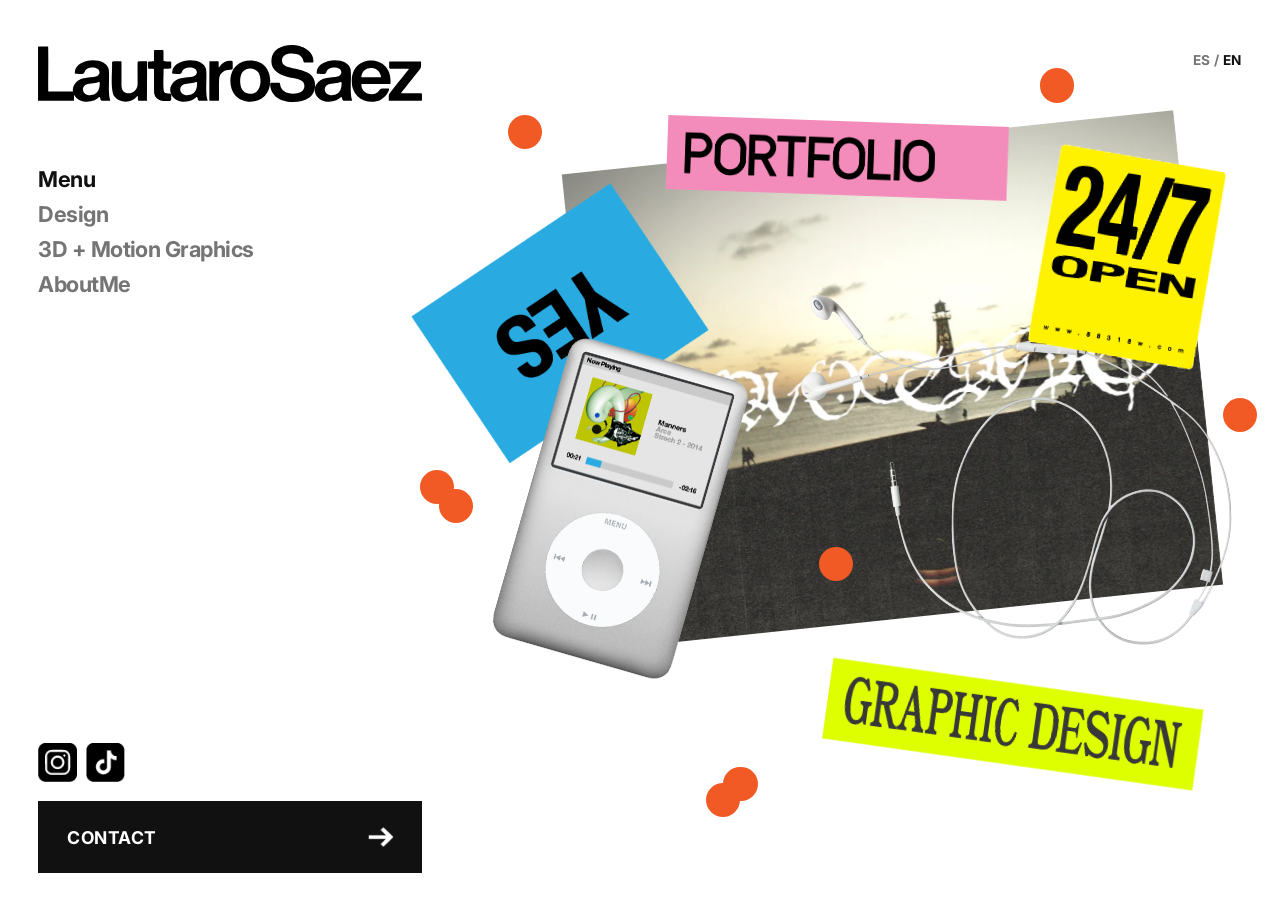
<file: index.html>
<!DOCTYPE html>
<html lang="es">
<head>
  <meta charset="UTF-8">
  <meta name="viewport" content="width=device-width, initial-scale=1.0">
  <meta name="theme-color" content="#ffffff">
  <title>Lautaro Saez — Diseño gráfico, 3D y motion</title>
  <meta name="description" content="Portfolio de Lautaro Saez: diseño gráfico, branding, estampas, posters, 3D y motion graphics.">
  <meta property="og:type" content="website">
  <meta property="og:title" content="Lautaro Saez — Portfolio">
  <meta property="og:description" content="Diseño gráfico, branding, estampas, posters, 3D y motion graphics.">
  <meta property="og:url" content="https://88318w.github.io/portfolio/">
  <meta property="og:image" content="https://88318w.github.io/portfolio/assets/og.jpg">
  <meta name="twitter:card" content="summary_large_image">
  <link rel="preconnect" href="https://fonts.googleapis.com">
  <link rel="preconnect" href="https://fonts.gstatic.com" crossorigin>
  <link href="https://fonts.googleapis.com/css2?family=Inter:wght@400;500;600;700;800&display=swap" rel="stylesheet">
  <link rel="icon" type="image/png" href="assets/favicon.png">
  <link rel="stylesheet" href="style.css">
</head>
<body>
  <a class="skip-link" href="#contenido" data-i18n="nav.skip">Saltar al contenido</a>

  <header class="logo-wrap">
    <a href="index.html">
      <img src="assets/logo.svg" alt="Lautaro Saez" class="logo" width="555" height="82">
    </a>
  </header>

  <nav class="menu">
    <ul class="menu-list">
      <li><a href="index.html" class="menu-item active" data-i18n="nav.menu">Menu</a></li>
      <li><a href="diseno.html" class="menu-item" data-i18n="nav.diseno">Diseño</a></li>
      <li><a href="modelado-render.html" class="menu-item" data-i18n="nav.modelado">3D + Motion Graphics</a></li>
      <li><a href="sobre-mi.html" class="menu-item" data-i18n="nav.sobremi">SobreMi</a></li>
    </ul>
  </nav>

  <main class="moodboard-wrap" id="contenido">
    <h1 class="visualmente-oculto" data-i18n="titulo.inicio">Lautaro Saez — Portfolio</h1>
    <div class="moodboard" id="moodboard">
      <img src="assets/yes.png" alt="Yes" class="draggable-img" width="382" height="359" data-mx="0" data-my="13.3" data-mw="48" data-x="-4.4" data-y="20.3" style="width:35.8%; z-index:3;">
      <div class="draggable-img flip-postcard" role="button" tabindex="0" aria-label="Postal del faro: dar vuelta" data-i18n-aria="home.postal" data-mx="2" data-my="22.4" data-mw="86" data-x="16.5" data-y="15.7" data-rotation="-6" style="width:73.9%; z-index:1;">
        <div class="flip-inner">
          <div class="flip-face flip-front">
            <img src="assets/faro.webp" alt="Faro" width="826" height="641">
          </div>
          <div class="flip-face flip-back">
            <img src="assets/faro-dorso.webp" alt="Postal — dorso" width="826" height="641">
          </div>
        </div>
      </div>
      <img src="assets/24-7.webp" alt="24/7 Open" class="draggable-img" data-mrot="-8" width="351" height="415" data-mx="59.4" data-my="39.1" data-mw="40.6" data-x="71" data-y="17" data-rotation="7" style="width:21.1%; z-index:5;">
      <img src="assets/ipod.png" alt="iPod Now Playing" class="draggable-img no-spin idle-wiggle" width="280" height="467" data-mrot="3" data-mx="2.3" data-my="49" data-mw="47.5" data-x="9.5" data-y="39.2" data-rotation="16" data-wiggle-amplitude="6" style="width:22.4%; z-index:5;">
      <!-- etiquetas PORTFOLIO / GRAPHIC DESIGN (data-mrot: inclinación distinta en el celular) -->
      <img src="assets/portfolio.png" alt="Portfolio" class="draggable-img sacude-al-tocar" width="800" height="174" data-mx="24.8" data-my="11.9" data-mw="72.8" data-mrot="13" data-x="26.3" data-y="13.4" data-rotation="2" style="width:41%; z-index:2;">
      <img src="assets/graphic-design.png" alt="Graphic Design" class="draggable-img sella-al-tocar" width="800" height="174" data-mx="2.6" data-my="68.5" data-mw="82" data-mrot="-5" data-x="45.4" data-y="75.9" data-rotation="8" style="width:44.9%; z-index:6;">
      <!-- auriculares: encima del faro, debajo del 24/7 y GRAPHIC DESIGN -->
      <img src="assets/auriculares.webp" alt="Auriculares" class="draggable-img sacude-al-tocar" data-cursor-ignorar width="1226" height="2000" data-mx="21.1" data-my="28.8" data-mw="78.7" data-x="48.2" data-y="22.3" data-rotation="-56" data-mrot="0" style="width:38%; z-index:4;">
      <!-- círculos naranjas (el último solo en el celular), decorativos (se arrastran y hacen "sello" al tocarlos) -->
      <div class="draggable-img punto sella-al-tocar" aria-hidden="true" data-mx="85.9" data-my="3.3" data-mw="7.9" data-x="71.1" data-y="7.6" style="width:4.1%; z-index:7;"></div>
      <div class="draggable-img punto sella-al-tocar" aria-hidden="true" data-mx="9.5" data-my="9.1" data-mw="7.9" data-x="7.2" data-y="12.8" style="width:4.1%; z-index:7;"></div>
      <div class="draggable-img punto sella-al-tocar" aria-hidden="true" data-mx="6.9" data-my="11.2" data-mw="7.9" data-x="-3.4" data-y="52.2" style="width:4.1%; z-index:7;"></div>
      <div class="draggable-img punto sella-al-tocar" aria-hidden="true" data-mx="0" data-my="63.7" data-mw="6.6" data-x="93.1" data-y="44.2" style="width:4.1%; z-index:7;"></div>
      <div class="draggable-img punto sella-al-tocar" aria-hidden="true" data-mx="87.9" data-my="64.6" data-mw="7.9" data-x="31" data-y="87" style="width:4.1%; z-index:7;"></div>
      <div class="draggable-img punto sella-al-tocar" aria-hidden="true" data-mx="72.1" data-my="79.1" data-mw="7.9" data-x="33.1" data-y="85.2" style="width:4.1%; z-index:7;"></div>
      <div class="draggable-img punto sella-al-tocar" aria-hidden="true" data-mx="78" data-my="78.4" data-mw="7.9" data-x="44.6" data-y="60.8" style="width:4.1%; z-index:7;"></div>
      <div class="draggable-img punto sella-al-tocar" aria-hidden="true" data-mx="74.8" data-my="81.3" data-mw="7.9" data-x="-1.1" data-y="54.3" style="width:4.1%; z-index:7;"></div>
      <div class="draggable-img punto sella-al-tocar solo-celular" aria-hidden="true" data-mx="32.1" data-my="89.7" data-mw="7.9" style="z-index:7;"></div>
    </div>
  </main>

  <div class="social-icons">
    <a href="https://instagram.com/88318w" target="_blank" rel="noopener" aria-label="Instagram">
      <img src="assets/instagram.png" alt="Instagram" width="45" height="45">
    </a>
    <a href="https://www.tiktok.com/@88318w" target="_blank" rel="noopener" aria-label="TikTok">
      <img src="assets/tiktok.png" alt="TikTok" width="46" height="45">
    </a>
  </div>

  <button type="button" class="contact-button" id="contact-trigger">
    <span data-i18n="contact.button">CONTACTO</span>
    <img src="assets/arrow.png" alt="" class="arrow" width="29" height="23">
  </button>

  <script src="script.js"></script>
</body>
</html>
</file>
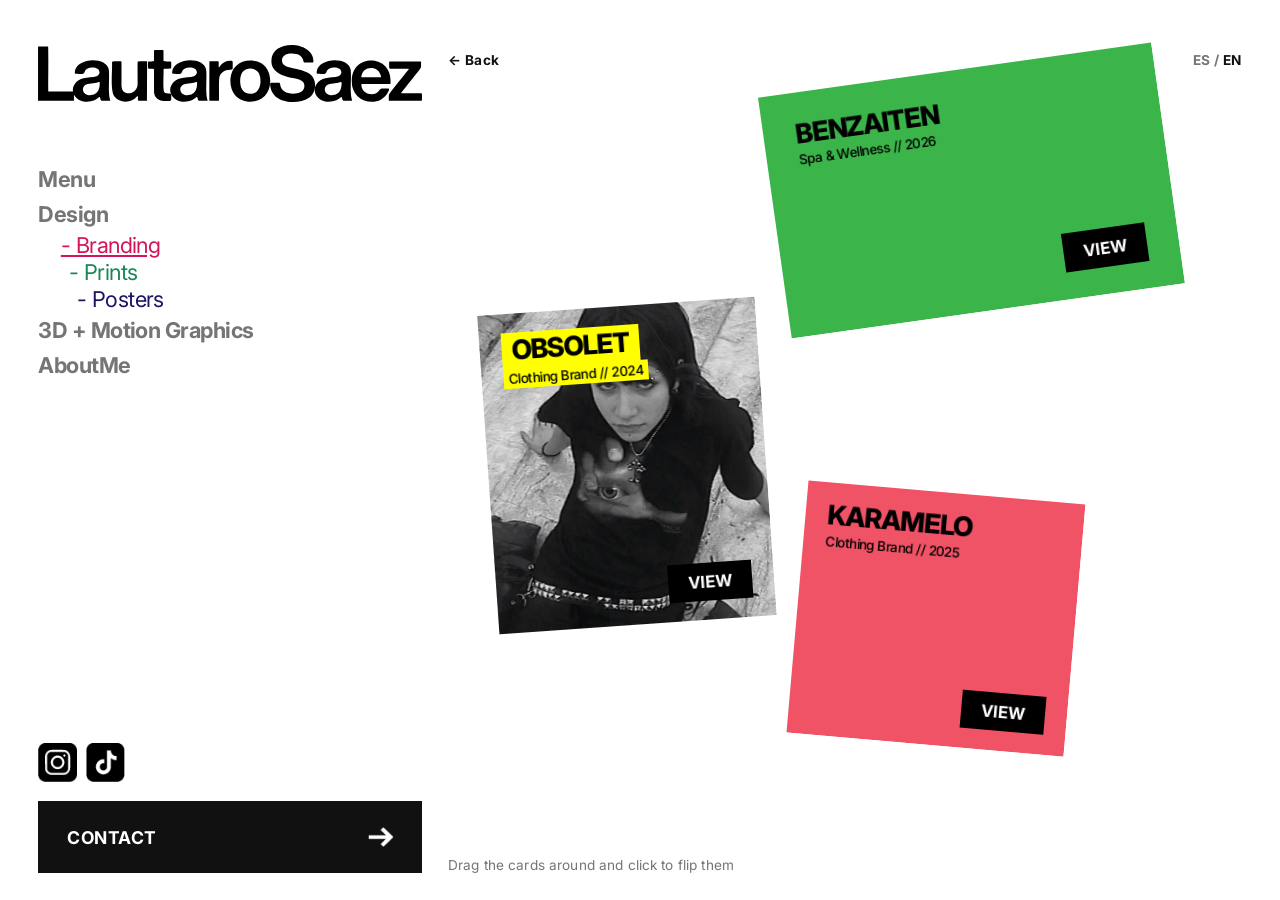
<file: diseno-branding.html>
<!DOCTYPE html>
<html lang="es">
<head>
  <meta charset="UTF-8">
  <meta name="viewport" content="width=device-width, initial-scale=1.0">
  <meta name="theme-color" content="#ffffff">
  <title>Lautaro Saez — Branding</title>
  <link rel="preconnect" href="https://fonts.googleapis.com">
  <link rel="preconnect" href="https://fonts.gstatic.com" crossorigin>
  <link href="https://fonts.googleapis.com/css2?family=Inter:wght@400;500;600;700;800&display=swap" rel="stylesheet">
  <link rel="icon" type="image/png" href="assets/favicon.png">
  <link rel="stylesheet" href="style.css">
</head>
<body>
  <a class="skip-link" href="#contenido" data-i18n="nav.skip">Saltar al contenido</a>

  <header class="logo-wrap">
    <a href="index.html">
      <img src="assets/logo.svg" alt="Lautaro Saez" class="logo" width="555" height="82">
    </a>
  </header>

  <nav class="menu">
    <ul class="menu-list">
      <li><a href="index.html" class="menu-item" data-i18n="nav.menu">Menu</a></li>
      <li>
        <a href="diseno.html" class="menu-item" data-i18n="nav.diseno">Diseño</a>
        <ul class="submenu">
          <li><a href="diseno-branding.html" class="submenu-item submenu-branding active" data-i18n="nav.branding">- Branding</a></li>
          <li><a href="diseno-estampas.html" class="submenu-item submenu-estampas" data-i18n="nav.estampas">- Estampas</a></li>
          <li><a href="diseno-posters.html" class="submenu-item submenu-posters" data-i18n="nav.posters">- Posters</a></li>
        </ul>
      </li>
      <li><a href="modelado-render.html" class="menu-item" data-i18n="nav.modelado">3D + Motion Graphics</a></li>
      <li><a href="sobre-mi.html" class="menu-item" data-i18n="nav.sobremi">SobreMi</a></li>
    </ul>
  </nav>

  <!-- volver al hub de Diseño (los aparatos) -->
  <a href="diseno.html" class="volver-hub" data-i18n="nav.volver">← Volver</a>


  <main class="branding-wrap" id="contenido">
    <h1 class="visualmente-oculto" data-i18n="titulo.branding">Branding</h1>
    <p class="brand-mobile-hint" data-i18n="branding.hint.mobile">Tocá una tarjeta para darla vuelta</p>
    <div class="branding-board" id="branding-board">

      <article class="brand-card" data-project="obsolet" data-x="5" data-y="33" data-rotation="-4"
               style="--card-color: #ffff00; --card-w: 35%; --card-ratio: 0.87;"
               tabindex="0" aria-label="Obsolet: tocá para ver la descripción" data-i18n-aria="branding.obsolet.aria">
        <div class="brand-card-inner">
          <div class="brand-card-face brand-card-front brand-card-front--cover">
            <img src="assets/branding/obsolet/portada.webp" alt="" class="brand-card-cover" width="480" height="640" draggable="false">
            <h2 class="brand-card-title" translate="no">OBSOLET</h2>
            <p class="brand-card-meta">Clothing Brand // 2024</p>
            <button type="button" class="brand-card-view" data-project="obsolet" data-i18n="branding.view">VER</button>
          </div>
          <div class="brand-card-face brand-card-back">
            <p class="brand-card-desc" data-i18n="branding.obsolet.desc"></p>
            <button type="button" class="brand-card-view" data-project="obsolet" tabindex="-1" data-i18n="branding.view">VER</button>
          </div>
        </div>
      </article>

      <article class="brand-card" data-project="benzaiten" data-x="41" data-y="5" data-rotation="-8"
               style="--card-color: #3bb54a; --card-w: 50%; --card-ratio: 1.63;"
               tabindex="0" aria-label="Benzaiten: tocá para ver la descripción" data-i18n-aria="branding.benzaiten.aria">
        <div class="brand-card-inner">
          <div class="brand-card-face brand-card-front">
            <h2 class="brand-card-title" translate="no">BENZAITEN</h2>
            <p class="brand-card-meta">Spa &amp; Wellness // 2026</p>
            <button type="button" class="brand-card-view" data-project="benzaiten" data-i18n="branding.view">VER</button>
          </div>
          <div class="brand-card-face brand-card-back">
            <p class="brand-card-desc" data-i18n="branding.benzaiten.desc"></p>
            <button type="button" class="brand-card-view" data-project="benzaiten" tabindex="-1" data-i18n="branding.view">VER</button>
          </div>
        </div>
      </article>

      <article class="brand-card" data-project="karamelo" data-x="44" data-y="55" data-rotation="5"
               style="--card-color: #f05266; --card-w: 35%; --card-ratio: 1.1;"
               tabindex="0" aria-label="Karamelo: tocá para ver la descripción" data-i18n-aria="branding.karamelo.aria">
        <div class="brand-card-inner">
          <div class="brand-card-face brand-card-front">
            <h2 class="brand-card-title" translate="no">KARAMELO</h2>
            <p class="brand-card-meta">Clothing Brand // 2025</p>
            <button type="button" class="brand-card-view" data-project="karamelo" data-i18n="branding.view">VER</button>
          </div>
          <div class="brand-card-face brand-card-back">
            <p class="brand-card-desc" data-i18n="branding.karamelo.desc"></p>
            <button type="button" class="brand-card-view" data-project="karamelo" tabindex="-1" data-i18n="branding.view">VER</button>
          </div>
        </div>
      </article>
    </div>
  </main>

  <p class="estampa-hint-text" data-i18n="branding.hint">Arrastrá las tarjetas y hacé click para darlas vuelta</p>

  <div class="social-icons">
    <a href="https://instagram.com/88318w" target="_blank" rel="noopener" aria-label="Instagram">
      <img src="assets/instagram.png" alt="Instagram" width="45" height="45">
    </a>
    <a href="https://www.tiktok.com/@88318w" target="_blank" rel="noopener" aria-label="TikTok">
      <img src="assets/tiktok.png" alt="TikTok" width="46" height="45">
    </a>
  </div>

  <button type="button" class="contact-button" id="contact-trigger">
    <span data-i18n="contact.button">CONTACTO</span>
    <img src="assets/arrow.png" alt="" class="arrow" width="29" height="23">
  </button>

  <script src="script.js"></script>
</body>
</html>
</file>
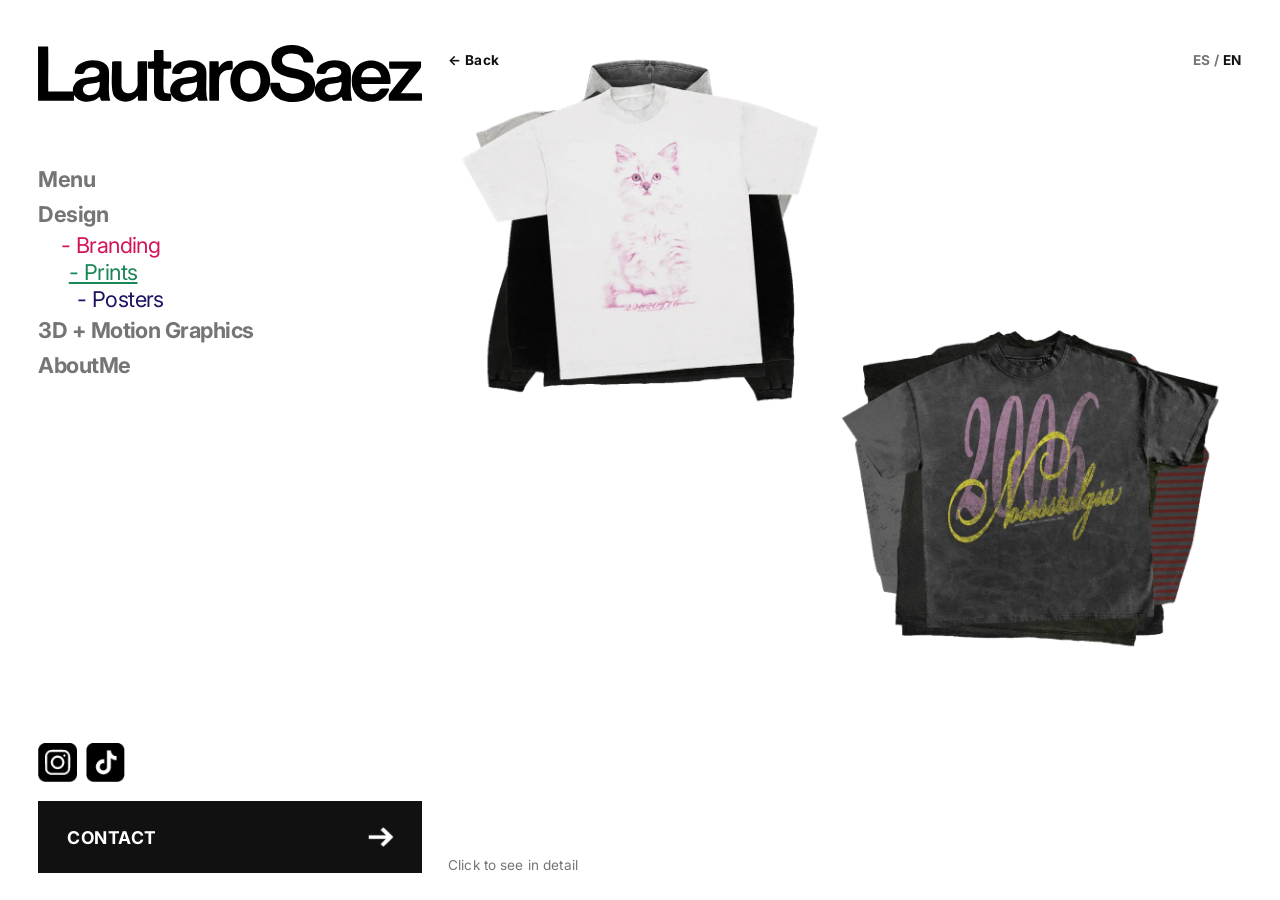
<file: diseno-estampas.html>
<!DOCTYPE html>
<html lang="es">
<head>
  <meta charset="UTF-8">
  <meta name="viewport" content="width=device-width, initial-scale=1.0">
  <meta name="theme-color" content="#ffffff">
  <title>Lautaro Saez — Estampas</title>
  <link rel="preconnect" href="https://fonts.googleapis.com">
  <link rel="preconnect" href="https://fonts.gstatic.com" crossorigin>
  <link href="https://fonts.googleapis.com/css2?family=Inter:wght@400;500;600;700;800&display=swap" rel="stylesheet">
  <link rel="icon" type="image/png" href="assets/favicon.png">
  <link rel="stylesheet" href="style.css">
</head>
<body>
  <a class="skip-link" href="#contenido" data-i18n="nav.skip">Saltar al contenido</a>

  <header class="logo-wrap">
    <a href="index.html">
      <img src="assets/logo.svg" alt="Lautaro Saez" class="logo" width="555" height="82">
    </a>
  </header>

  <nav class="menu">
    <ul class="menu-list">
      <li><a href="index.html" class="menu-item" data-i18n="nav.menu">Menu</a></li>
      <li>
        <a href="diseno.html" class="menu-item" data-i18n="nav.diseno">Diseño</a>
        <ul class="submenu">
          <li><a href="diseno-branding.html" class="submenu-item submenu-branding" data-i18n="nav.branding">- Branding</a></li>
          <li><a href="diseno-estampas.html" class="submenu-item submenu-estampas active" data-i18n="nav.estampas">- Estampas</a></li>
          <li><a href="diseno-posters.html" class="submenu-item submenu-posters" data-i18n="nav.posters">- Posters</a></li>
        </ul>
      </li>
      <li><a href="modelado-render.html" class="menu-item" data-i18n="nav.modelado">3D + Motion Graphics</a></li>
      <li><a href="sobre-mi.html" class="menu-item" data-i18n="nav.sobremi">SobreMi</a></li>
    </ul>
  </nav>

  <!-- volver al hub de Diseño (los aparatos) -->
  <a href="diseno.html" class="volver-hub" data-i18n="nav.volver">← Volver</a>

  <!-- en el teléfono las pilas se ocultan y se ve una galería de scroll con todas las prendas (script.js) -->
  <main class="moodboard-wrap moodboard-wrap--estampas" id="contenido">
    <h1 class="visualmente-oculto" data-i18n="titulo.estampas">Estampas</h1>
    <div class="moodboard" id="moodboard">
      <img src="assets/estampas/grupo.webp" alt="Estampa — hoodie KRML" class="draggable-img no-spin idle-wiggle opens-carousel" role="button" tabindex="0" aria-label="Ver las estampas en detalle" data-i18n-aria="estampas.ver" width="800" height="800" data-mx="2" data-my="4" data-mw="80" data-x="0.9" data-y="5.1" style="width:46%; z-index:1;">
      <img src="assets/estampas/grupo2.webp" alt="Estampa — Always Lucky" class="draggable-img no-spin idle-wiggle opens-carousel" role="button" tabindex="0" aria-label="Ver las estampas en detalle" data-i18n-aria="estampas.ver" width="800" height="800" data-mx="18" data-my="46" data-mw="80" data-x="47.1" data-y="32.5" style="width:46%; z-index:2;">
    </div>
  </main>

  <p class="estampa-hint-text" data-i18n="estampa.hint">Click para ver en detalle</p>

  <div class="social-icons">
    <a href="https://instagram.com/88318w" target="_blank" rel="noopener" aria-label="Instagram">
      <img src="assets/instagram.png" alt="Instagram" width="45" height="45">
    </a>
    <a href="https://www.tiktok.com/@88318w" target="_blank" rel="noopener" aria-label="TikTok">
      <img src="assets/tiktok.png" alt="TikTok" width="46" height="45">
    </a>
  </div>

  <button type="button" class="contact-button" id="contact-trigger">
    <span data-i18n="contact.button">CONTACTO</span>
    <img src="assets/arrow.png" alt="" class="arrow" width="29" height="23">
  </button>

  <script src="script.js"></script>
</body>
</html>
</file>
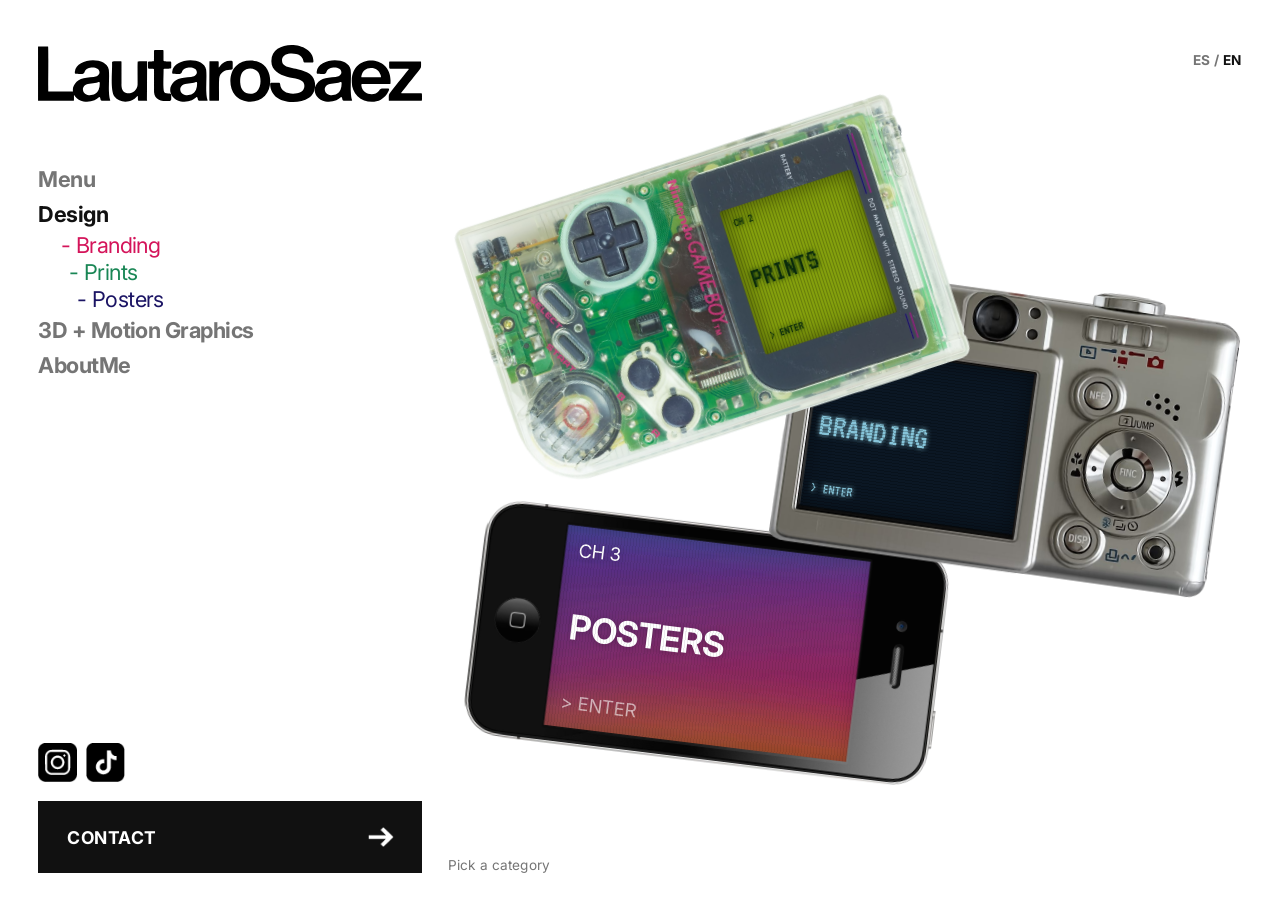
<file: diseno.html>
<!DOCTYPE html>
<html lang="es">
<head>
  <meta charset="UTF-8">
  <meta name="viewport" content="width=device-width, initial-scale=1.0">
  <meta name="theme-color" content="#ffffff">
  <title>Lautaro Saez — Diseño</title>
  <link rel="preconnect" href="https://fonts.googleapis.com">
  <link rel="preconnect" href="https://fonts.gstatic.com" crossorigin>
  <link href="https://fonts.googleapis.com/css2?family=Inter:wght@400;500;600;700;800&family=VT323&display=swap" rel="stylesheet">
  <link rel="icon" type="image/png" href="assets/favicon.png">
  <link rel="stylesheet" href="style.css">
</head>
<body>
  <a class="skip-link" href="#contenido" data-i18n="nav.skip">Saltar al contenido</a>

  <header class="logo-wrap">
    <a href="index.html">
      <img src="assets/logo.svg" alt="Lautaro Saez" class="logo" width="555" height="82">
    </a>
  </header>

  <nav class="menu">
    <ul class="menu-list">
      <li><a href="index.html" class="menu-item" data-i18n="nav.menu">Menu</a></li>
      <li>
        <a href="diseno.html" class="menu-item active" data-i18n="nav.diseno">Diseño</a>
        <ul class="submenu">
          <li><a href="diseno-branding.html" class="submenu-item submenu-branding" data-i18n="nav.branding">- Branding</a></li>
          <li><a href="diseno-estampas.html" class="submenu-item submenu-estampas" data-i18n="nav.estampas">- Estampas</a></li>
          <li><a href="diseno-posters.html" class="submenu-item submenu-posters" data-i18n="nav.posters">- Posters</a></li>
        </ul>
      </li>
      <li><a href="modelado-render.html" class="menu-item" data-i18n="nav.modelado">3D + Motion Graphics</a></li>
      <li><a href="sobre-mi.html" class="menu-item" data-i18n="nav.sobremi">SobreMi</a></li>
    </ul>
  </nav>

  <!-- Hub de Diseño: tres aparatos (cámara, Game Boy, iPhone), uno por categoría.
       Las imágenes tienen la pantalla transparente: la pantalla "viva" (texto + efecto CRT)
       va detrás, en .hub-pantalla, ubicada con --x/--y/--w/--h en % de la imagen.
       Cada aparato: posición y ancho en % de la escena, inclinación en --rot -->
  <main class="hub" id="contenido">
    <h1 class="visualmente-oculto" data-i18n="titulo.diseno">Diseño</h1>
    <div class="hub-escena">
      <a href="diseno-posters.html" draggable="false" class="hub-aparato hub-aparato--iphone" style="--rot: 97deg; left: 17.5%; top: 44%; width: 30.3%; z-index: 1;">
        <span class="hub-pantalla" style="--x: 8.55%; --y: 17.55%; --w: 83.9%; --h: 64.8%;" aria-hidden="true">
          <span class="hub-pantalla-texto hub-pantalla-texto--girada">
            <span class="hub-canal">CH 3</span>
            <span class="hub-label" data-i18n="hub.posters">POSTERS</span>
            <span class="hub-enter" data-i18n="hub.enter">&gt; ENTRAR</span>
          </span>
        </span>
        <img src="assets/iphone.png" alt="" width="1017" height="1989">
        <span class="visualmente-oculto" data-i18n="hub.posters">POSTERS</span>
      </a>
      <a href="diseno-branding.html" draggable="false" class="hub-aparato hub-aparato--camara" style="--rot: 8deg; left: 42.6%; top: 26%; width: 55.4%; z-index: 2;">
        <span class="hub-pantalla" style="--x: 5.48%; --y: 30.8%; --w: 49.6%; --h: 56.6%;" aria-hidden="true">
          <span class="hub-pantalla-texto">
            <span class="hub-canal">CH 1</span>
            <span class="hub-label" data-i18n="hub.branding">BRANDING</span>
            <span class="hub-enter" data-i18n="hub.enter">&gt; ENTRAR</span>
          </span>
        </span>
        <img src="assets/camara.png" alt="" width="1004" height="666">
        <span class="visualmente-oculto" data-i18n="hub.branding">BRANDING</span>
      </a>
      <a href="diseno-estampas.html" draggable="false" class="hub-aparato hub-aparato--gameboy" style="--rot: 72deg; left: 15.7%; top: -4.5%; width: 35.2%; z-index: 3;">
        <span class="hub-pantalla" style="--x: 23.1%; --y: 13.18%; --w: 53.7%; --h: 29.9%;" aria-hidden="true">
          <span class="hub-pantalla-texto hub-pantalla-texto--girada">
            <span class="hub-canal">CH 2</span>
            <span class="hub-label" data-i18n="hub.estampas">ESTAMPAS</span>
            <span class="hub-enter" data-i18n="hub.enter">&gt; ENTRAR</span>
          </span>
        </span>
        <img src="assets/gameboy.png" alt="" width="974" height="1608">
        <span class="visualmente-oculto" data-i18n="hub.estampas">ESTAMPAS</span>
      </a>
    </div>
  </main>

  <p class="estampa-hint-text" data-i18n="hub.hint">Elegí una categoría</p>

  <div class="social-icons">
    <a href="https://instagram.com/88318w" target="_blank" rel="noopener" aria-label="Instagram">
      <img src="assets/instagram.png" alt="Instagram" width="45" height="45">
    </a>
    <a href="https://www.tiktok.com/@88318w" target="_blank" rel="noopener" aria-label="TikTok">
      <img src="assets/tiktok.png" alt="TikTok" width="46" height="45">
    </a>
  </div>

  <button type="button" class="contact-button" id="contact-trigger">
    <span data-i18n="contact.button">CONTACTO</span>
    <img src="assets/arrow.png" alt="" class="arrow" width="29" height="23">
  </button>

  <script src="script.js"></script>
</body>
</html>
</file>
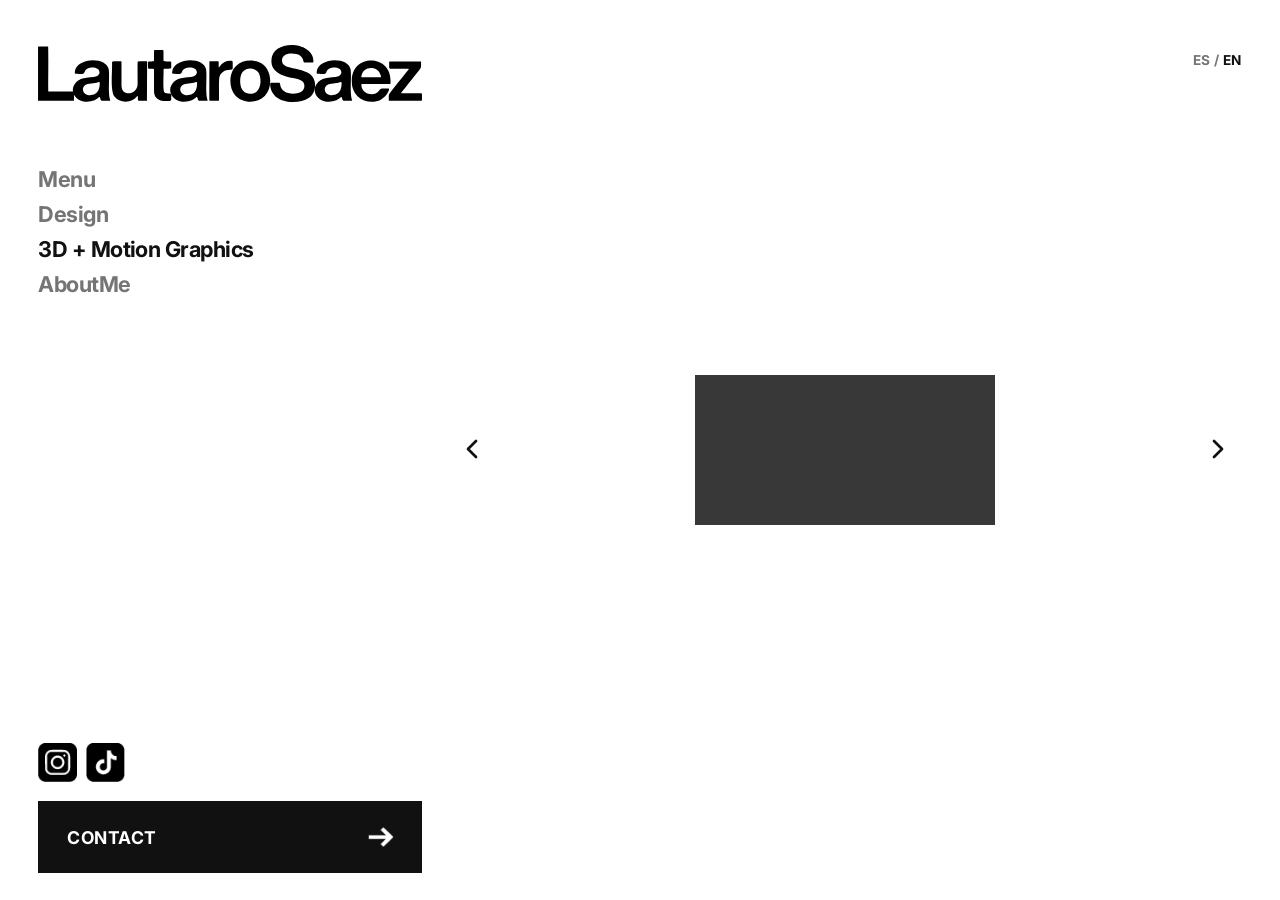
<file: modelado-render.html>
<!DOCTYPE html>
<html lang="es">
<head>
  <meta charset="UTF-8">
  <meta name="viewport" content="width=device-width, initial-scale=1.0">
  <meta name="theme-color" content="#ffffff">
  <title>Lautaro Saez — 3D + Motion Graphics</title>
  <link rel="preconnect" href="https://fonts.googleapis.com">
  <link rel="preconnect" href="https://fonts.gstatic.com" crossorigin>
  <link href="https://fonts.googleapis.com/css2?family=Inter:wght@400;500;600;700;800&display=swap" rel="stylesheet">
  <link rel="icon" type="image/png" href="assets/favicon.png">
  <link rel="stylesheet" href="style.css">
</head>
<body>
  <a class="skip-link" href="#contenido" data-i18n="nav.skip">Saltar al contenido</a>

  <header class="logo-wrap">
    <a href="index.html">
      <img src="assets/logo.svg" alt="Lautaro Saez" class="logo" width="555" height="82">
    </a>
  </header>

  <nav class="menu">
    <ul class="menu-list">
      <li><a href="index.html" class="menu-item" data-i18n="nav.menu">Menu</a></li>
      <li><a href="diseno.html" class="menu-item" data-i18n="nav.diseno">Diseño</a></li>
      <li><a href="modelado-render.html" class="menu-item active" data-i18n="nav.modelado">3D + Motion Graphics</a></li>
      <li><a href="sobre-mi.html" class="menu-item" data-i18n="nav.sobremi">SobreMi</a></li>
    </ul>
  </nav>

  <!-- solo en el celular: abre el menú para elegir otra sección (en la compu no hay a dónde volver) -->
  <a href="index.html" class="volver-hub volver-hub--solo-celular" data-i18n="nav.volver">← Volver</a>

  <!-- reels e imágenes 3D: en la compu, carrusel de a uno con flechas (como Posters); en el celular, uno debajo del otro. -->
  <main class="reels" id="contenido">
    <h1 class="visualmente-oculto" data-i18n="titulo.modelado">3D + Motion Graphics</h1>
    <button type="button" class="poster-arrow reels-prev" aria-label="Anterior" data-i18n-aria="reels.anterior">
      <svg viewBox="0 0 24 24" fill="none" stroke="currentColor" stroke-width="2" stroke-linecap="round" stroke-linejoin="round" aria-hidden="true"><polyline points="15 18 9 12 15 6"></polyline></svg>
    </button>
    <div class="reels-pista">
      <figure class="reel is-activo">
        <video data-controles data-color="#dd3118" src="assets/reels/reel-1.mp4" width="982" height="1920" autoplay muted loop playsinline aria-label="Reel 1"></video>
      </figure>
      <figure class="reel">
        <img src="assets/3d/alta-vinos.webp" alt="Botellas de vino ALTA — render 3D" width="1170" height="1654">
      </figure>
      <figure class="reel">
        <video src="assets/3d/piedra-h8man.mp4" width="1584" height="2160" autoplay muted loop playsinline aria-label="Piedra con la palabra h8man grabada — render 3D"></video>
      </figure>
      <figure class="reel">
        <video data-controles data-color="#67e510" src="assets/reels/reel-2.mp4" width="1080" height="1486" autoplay muted loop playsinline aria-label="Reel 2"></video>
      </figure>
      <figure class="reel">
        <video data-controles data-color="#e8ea7b" src="assets/3d/limonero.mp4" width="1076" height="1358" autoplay muted loop playsinline aria-label="Limonero — render 3D"></video>
      </figure>
      <figure class="reel">
        <img src="assets/3d/escenario-dj.webp" alt="Escenario con cabina de DJ — render 3D" width="2000" height="1600">
      </figure>
      <figure class="reel">
        <video src="assets/3d/remera.mp4" width="1080" height="1350" autoplay muted loop playsinline aria-label="Remera negra con estampa en las mangas — render 3D"></video>
      </figure>
      <figure class="reel">
        <video data-controles src="assets/reels/reverse.mp4" width="1920" height="1080" autoplay muted loop playsinline aria-label="Reverse — espacio 3D"></video>
      </figure>
    </div>
    <button type="button" class="poster-arrow reels-next" aria-label="Siguiente" data-i18n-aria="reels.siguiente">
      <svg viewBox="0 0 24 24" fill="none" stroke="currentColor" stroke-width="2" stroke-linecap="round" stroke-linejoin="round" aria-hidden="true"><polyline points="9 18 15 12 9 6"></polyline></svg>
    </button>
  </main>

  <div class="social-icons">
    <a href="https://instagram.com/88318w" target="_blank" rel="noopener" aria-label="Instagram">
      <img src="assets/instagram.png" alt="Instagram" width="45" height="45">
    </a>
    <a href="https://www.tiktok.com/@88318w" target="_blank" rel="noopener" aria-label="TikTok">
      <img src="assets/tiktok.png" alt="TikTok" width="46" height="45">
    </a>
  </div>

  <button type="button" class="contact-button" id="contact-trigger">
    <span data-i18n="contact.button">CONTACTO</span>
    <img src="assets/arrow.png" alt="" class="arrow" width="29" height="23">
  </button>

  <script src="script.js"></script>
</body>
</html>
</file>
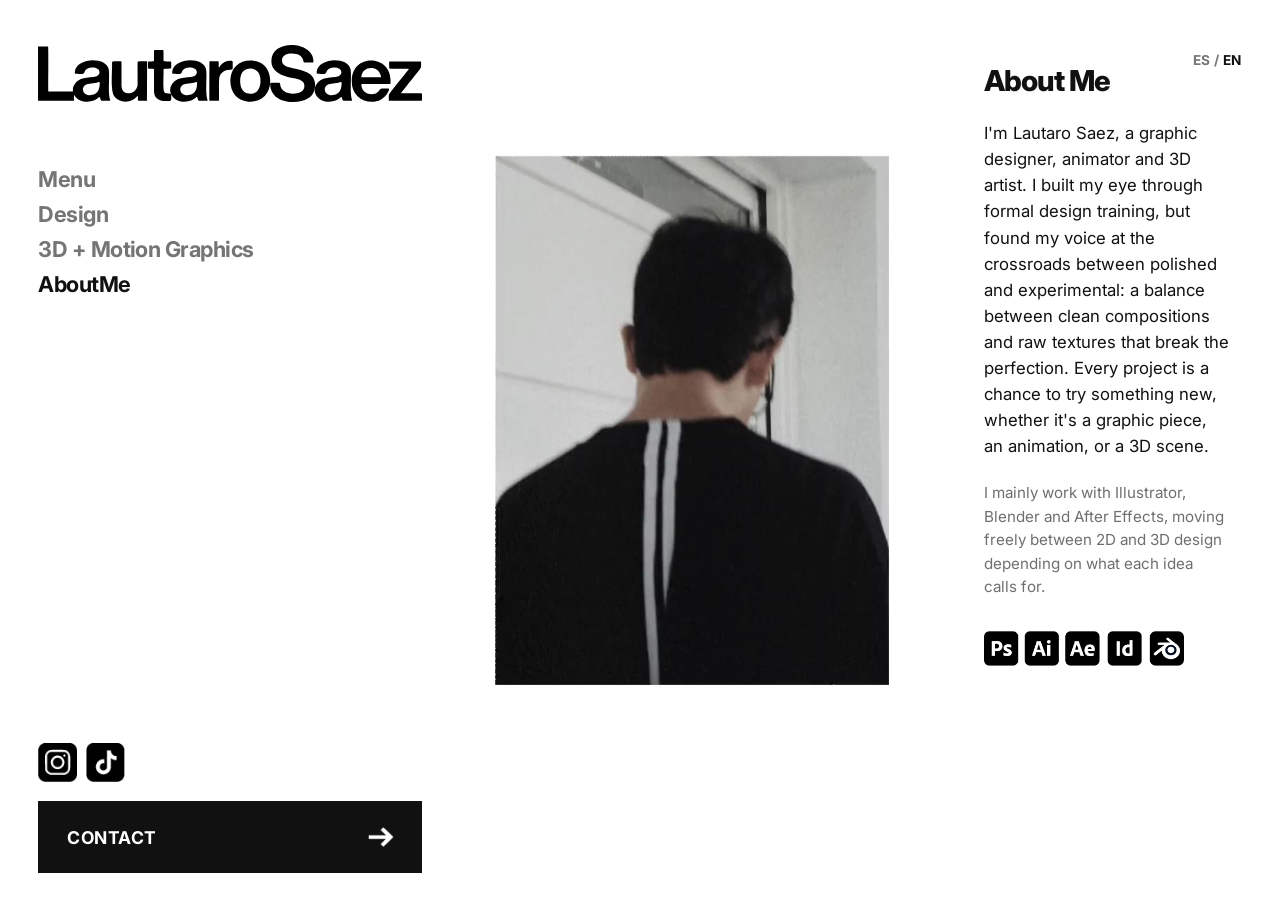
<file: sobre-mi.html>
<!DOCTYPE html>
<html lang="es">
<head>
  <meta charset="UTF-8">
  <meta name="viewport" content="width=device-width, initial-scale=1.0">
  <meta name="theme-color" content="#ffffff">
  <title>Lautaro Saez — Sobre Mi</title>
  <link rel="preconnect" href="https://fonts.googleapis.com">
  <link rel="preconnect" href="https://fonts.gstatic.com" crossorigin>
  <link href="https://fonts.googleapis.com/css2?family=Inter:wght@400;500;600;700;800&display=swap" rel="stylesheet">
  <link rel="icon" type="image/png" href="assets/favicon.png">
  <link rel="stylesheet" href="style.css">
</head>
<body>
  <a class="skip-link" href="#contenido" data-i18n="nav.skip">Saltar al contenido</a>

  <header class="logo-wrap">
    <a href="index.html">
      <img src="assets/logo.svg" alt="Lautaro Saez" class="logo" width="555" height="82">
    </a>
  </header>

  <nav class="menu">
    <ul class="menu-list">
      <li><a href="index.html" class="menu-item" data-i18n="nav.menu">Menu</a></li>
      <li><a href="diseno.html" class="menu-item" data-i18n="nav.diseno">Diseño</a></li>
      <li><a href="modelado-render.html" class="menu-item" data-i18n="nav.modelado">3D + Motion Graphics</a></li>
      <li><a href="sobre-mi.html" class="menu-item active" data-i18n="nav.sobremi">SobreMi</a></li>
    </ul>
  </nav>

  <main class="sobremi" id="contenido">
    <div class="sobremi-photo">
      <video src="assets/sobre-mi.mp4" aria-label="Lautaro Saez" poster="assets/sobre-mi-poster.jpg" autoplay loop muted playsinline></video>
    </div>

    <div class="sobremi-text">
      <h1 data-i18n="sobremi.title">SobreMi</h1>
      <p class="sobremi-parrafo-principal" data-i18n="sobremi.p1">
        Soy Lautaro Saez, diseñador gráfico, animador y artista 3D. Formé mi mirada a través del
        estudio formal del diseño, pero encontré mi voz en el cruce entre lo prolijo y lo experimental:
        un balance entre composiciones limpias y texturas crudas que rompen la perfección. Cada
        proyecto es una excusa para probar algo nuevo, ya sea en una pieza gráfica, una animación
        o una escena 3D.
      </p>
      <p class="sobremi-parrafo-secundario" data-i18n="sobremi.p2">
        Trabajo principalmente con Illustrator, Blender y After Effects, moviéndome libremente
        entre el diseño 2D y el 3D según lo que pida cada idea.
      </p>

      <div class="sobremi-apps-row">
        <img src="assets/apps.png" alt="Photoshop, Illustrator, After Effects, InDesign, Blender" class="sobremi-apps" width="367" height="64">
        <a href="index.html" class="volver-menu" data-i18n="nav.volver">← Volver</a>
      </div>
    </div>
  </main>

  <div class="social-icons">
    <a href="https://instagram.com/88318w" target="_blank" rel="noopener" aria-label="Instagram">
      <img src="assets/instagram.png" alt="Instagram" width="45" height="45">
    </a>
    <a href="https://www.tiktok.com/@88318w" target="_blank" rel="noopener" aria-label="TikTok">
      <img src="assets/tiktok.png" alt="TikTok" width="46" height="45">
    </a>
  </div>

  <button type="button" class="contact-button" id="contact-trigger">
    <span data-i18n="contact.button">CONTACTO</span>
    <img src="assets/arrow.png" alt="" class="arrow" width="29" height="23">
  </button>

  <script src="script.js"></script>
</body>
</html>
</file>
<file: style.css>
/* ============================
   RESET BÁSICO
============================ */
* {
  margin: 0;
  padding: 0;
  box-sizing: border-box;
}

html {
  font-size: 16px;
}

body {
  font-family: 'Inter', 'Helvetica Neue', Arial, sans-serif;
  background: var(--bg);
  color: var(--text);
  min-height: 100vh;
  position: relative;
  overflow-x: hidden;
  transition: background var(--transition-suave), color var(--transition-suave);
  cursor: url('assets/cursor.svg') 2 2, auto;
  --cursor: cursor;
  touch-action: manipulation;             /* sin la demora del doble toque en el celular */
  -webkit-tap-highlight-color: transparent; /* sin el flash gris de iOS: cada botón ya tiene su :active */
}

a {
  text-decoration: none;
  color: inherit;
  cursor: url('assets/pointer.svg') 3 1, pointer;
  --cursor: pointer;
}

img {
  max-width: 100%;
  height: auto; /* las imágenes tienen width/height en el HTML (para reservar su lugar); el alto real sale del ancho */
  display: block;
}

/* ============================
   ACCESIBILIDAD: link "saltar al contenido" y texto solo para lectores de pantalla
============================ */
.skip-link {
  position: fixed;
  top: 0.8rem;
  left: 0.8rem;
  z-index: 3000;
  padding: 0.6rem 1rem;
  background: var(--accent-bg);
  color: var(--accent-text);
  font-weight: 700;
  font-size: 0.9rem;
  transform: translateY(-200%); /* escondido hasta que llega el foco con Tab */
}

.skip-link:focus-visible {
  transform: none;
}

.visualmente-oculto {
  position: absolute;
  width: 1px;
  height: 1px;
  padding: 0;
  margin: -1px;
  overflow: hidden;
  clip-path: inset(50%);
  white-space: nowrap;
  border: 0;
}

/* ============================
   FOCO VISIBLE (accesibilidad — navegación por teclado)
============================ */
a:focus-visible,
button:focus-visible,
input:focus-visible,
textarea:focus-visible,
[tabindex]:focus-visible {
  outline: 2px solid var(--negro);
  outline-offset: 3px;
}

/* ============================
   VARIABLES
============================ */
:root {
  --gris-menu: #757575;
  --negro: #111111;
  --padding-lateral: 3vw;
  --padding-vertical: 3vh;
  --ancho-bloque: min(30vw, 540px);
  --transition-suave: 0.25s ease;
  --ease-out: cubic-bezier(0.23, 1, 0.32, 1);     /* entradas y respuestas: arranca rápido */
  --ease-in-out: cubic-bezier(0.77, 0, 0.175, 1); /* movimiento en pantalla (slides, giros) */

  /* tema claro (default) */
  --bg: #ffffff;
  --text: #111111;
  --accent-bg: #111111;
  --accent-text: #ffffff;
  --surface: #ffffff;
  --border-subtle: #d9d9d9;
}

/* ============================
   TRANSICIÓN ENTRE PÁGINAS (View Transitions)
   La página vieja se va rápido y la nueva entra con un fundido + subida corta.
   El logo y la hamburguesa tienen nombre propio: quedan quietos, no parpadean.
   Navegadores sin soporte (ej: Firefox) simplemente cambian de página como antes.
============================ */
@view-transition {
  navigation: auto;
}

::view-transition-old(root) {
  animation: pagina-sale 0.15s ease-out both;
}

::view-transition-new(root) {
  animation: pagina-entra 0.28s cubic-bezier(0.22, 1, 0.36, 1) 0.05s both;
}

@keyframes pagina-sale {
  to {
    opacity: 0;
  }
}

@keyframes pagina-entra {
  from {
    opacity: 0;
    transform: translateY(10px);
  }
}

.logo-wrap {
  view-transition-name: logo;
}

.menu-toggle {
  view-transition-name: menu-toggle;
}

/* Desktop: menú, redes, contacto e idioma son fijos en todas las páginas,
   así que no se animan — solo se mueve el contenido de la derecha.
   (En el teléfono viven dentro del menú desplegable, por eso solo desktop.) */
@media (min-width: 769px) {
  .menu {
    view-transition-name: menu;
  }

  .social-icons {
    view-transition-name: redes;
  }

  .contact-button {
    view-transition-name: contacto;
  }

  .lang-toggle {
    view-transition-name: idioma;
  }
}

/* los elementos fijos cambian al instante, sin fundido ni movimiento */
::view-transition-group(logo),
::view-transition-group(menu-toggle),
::view-transition-group(menu),
::view-transition-group(redes),
::view-transition-group(contacto),
::view-transition-group(idioma) {
  animation: none;
}

::view-transition-old(logo),
::view-transition-old(menu-toggle),
::view-transition-old(menu),
::view-transition-old(redes),
::view-transition-old(contacto),
::view-transition-old(idioma) {
  display: none;
}

::view-transition-new(logo),
::view-transition-new(menu-toggle),
::view-transition-new(menu),
::view-transition-new(redes),
::view-transition-new(contacto),
::view-transition-new(idioma) {
  animation: none;
}

@media (prefers-reduced-motion: reduce) {
  ::view-transition-old(root),
  ::view-transition-new(root) {
    animation: none;
  }
}

/* ============================
   LOGO (fixed, arriba a la izquierda)
============================ */
.logo-wrap {
  position: fixed;
  top: 5vh;
  left: var(--padding-lateral);
  z-index: 100;
}

.logo {
  width: var(--ancho-bloque);
  height: auto;
}

/* ============================
   MENU (fixed, debajo del logo)
============================ */
.menu {
  position: fixed;
  top: 18vh;
  left: var(--padding-lateral);
  z-index: 100;
}

.menu-list {
  list-style: none;
  display: block;
}

.menu-item {
  display: block;
  font-size: clamp(1.1rem, 1.7vw, 1.7rem);
  font-weight: 700;
  color: var(--gris-menu);
  letter-spacing: -0.025em; /* tracking -25 (unidades Illustrator, /1000 em) */
  line-height: 35px; /* espacio entre renglones */
  transition: color var(--transition-suave);
}

/* hover: se pone negro */
@media (hover: hover) and (pointer: fine) {
  .menu-item:hover {
    color: var(--text);
  }
}

/* estado activo (la sección en la que estás): se queda negro */
.menu-item.active {
  color: var(--text);
}

/* ============================
   SUBMENU DE DISEÑO (Branding / Estampas / Posters)
============================ */
.submenu {
  list-style: none;
  display: block;
}

.submenu-item {
  display: block;
  font-size: clamp(1.1rem, 1.7vw, 1.7rem);
  font-weight: 400;
  letter-spacing: -0.025em;
  line-height: 27px;
  transition: opacity var(--transition-suave);
  animation: submenu-fade-in 300ms var(--ease-out) both;
}

/* el escalonado se cuenta por <li> (cada link es hijo único de su <li>) */
.submenu li:nth-child(1) .submenu-item {
  animation-delay: 0.05s;
}

.submenu li:nth-child(2) .submenu-item {
  animation-delay: 0.12s;
}

.submenu li:nth-child(3) .submenu-item {
  animation-delay: 0.19s;
}

@keyframes submenu-fade-in {
  from {
    opacity: 0;
  }
  to {
    opacity: 1;
  }
}

@media (prefers-reduced-motion: reduce) {
  .submenu-item {
    animation: none;
  }
}

@media (hover: hover) and (pointer: fine) {
  .submenu-item:hover {
    opacity: 0.7;
  }
}

.submenu-branding {
  color: #d4145a;
  padding-left: 1.4rem;
}

.submenu-estampas {
  color: #198655;
  padding-left: 1.9rem;
}

.submenu-posters {
  color: #1b1464;
  padding-left: 2.4rem;
}

.submenu-item.active {
  text-decoration: underline;
}

/* al salir de Diseño (compu): los ítems se desvanecen mientras el espacio se cierra (script.js).
   animation: none porque el fundido de entrada (submenu-fade-in, con fill "both") dejaba la
   opacidad clavada en 1 y los ítems no se iban; overflow: hidden recorta lo que quede mientras
   el alto se achica, así los textos de abajo no se pisan con el submenú */
.menu-list > li.submenu-closing > .submenu {
  overflow: hidden;
}

.menu-list > li.submenu-closing > .submenu .submenu-item {
  animation: none;
  opacity: 0;
  transition: opacity 120ms var(--ease-out);
}

/* venías de otra página de Diseño: el submenu ya estaba abierto, no se vuelve a animar
   (la clase la pone script.js; le gana también a la cascada del teléfono) */
.submenu-sin-animacion .menu .submenu-item {
  animation: none;
}

/* submenu que agrega el JS en páginas fuera de Diseño: solo se usa en el teléfono */
.submenu--mobile-only {
  display: none;
}
/* ============================
   REDES SOCIALES
============================ */
.social-icons {
  position: fixed;
  left: var(--padding-lateral);
  bottom: calc(var(--padding-vertical) + 4.5rem + 1.2rem);
  display: flex;
  gap: 0.6rem;
  z-index: 100;
}

.social-icons a {
  display: block;
  width: 2.4rem;
  height: 2.4rem;
  transition: opacity var(--transition-suave);
}

@media (hover: hover) and (pointer: fine) {
  .social-icons a:hover {
    opacity: 0.7;
  }
}

.social-icons img {
  width: 100%;
  height: 100%;
}

.contact-button {
  position: fixed;
  bottom: var(--padding-vertical);
  left: var(--padding-lateral);
  width: var(--ancho-bloque);
  height: 4.5rem;
  background: var(--accent-bg);
  color: var(--accent-text);
  display: flex;
  align-items: center;
  justify-content: space-between;
  padding: 0 1.8rem;
  font-size: 1.1rem;
  font-weight: 700;
  letter-spacing: 0.03em;
  font-family: inherit;
  border: none;
  cursor: url('assets/pointer-white.svg') 3 1, pointer;
  --cursor: pointer;
  z-index: 100;
  transition: scale 160ms var(--ease-out);
}

.contact-button .arrow {
  width: 1.6rem;
  height: auto;
}

/* ============================
   POPUP DE CONTACTO
============================ */
.contact-overlay {
  position: fixed;
  inset: 0;
  background: rgba(17, 17, 17, 0.55);
  display: flex;
  align-items: center;
  justify-content: center;
  z-index: 1000;
  opacity: 0;
  pointer-events: none;
  transition: opacity var(--transition-suave);
}

.contact-overlay.is-open {
  opacity: 1;
  pointer-events: auto;
}

.contact-modal {
  background: var(--surface);
  width: min(90vw, 480px);
  padding: 2.4rem;
  border-radius: 1.25rem;
  position: relative;
  transform: translateY(8px) scale(0.97);
  transition: transform 200ms var(--ease-out);
}

.contact-overlay.is-open .contact-modal {
  transform: none;
}

@media (prefers-reduced-motion: reduce) {
  .contact-modal,
  .contact-overlay.is-open .contact-modal {
    transform: none;
  }
}

.contact-modal h2 {
  font-size: 1.6rem;
  font-weight: 800;
  letter-spacing: -0.025em;
  margin-bottom: 1.6rem;
}

.contact-close {
  position: absolute;
  top: 1.2rem;
  right: 1.2rem;
  background: none;
  border: none;
  font-size: 1.4rem;
  line-height: 1;
  cursor: url('assets/pointer.svg') 3 1, pointer;
  --cursor: pointer;
  color: var(--text);
  font-family: inherit;
}

.contact-form {
  display: flex;
  flex-direction: column;
  gap: 1rem;
}

.contact-form label {
  font-size: 0.85rem;
  font-weight: 600;
  color: var(--text);
  opacity: 0.65;
  margin-bottom: 0.3rem;
  display: block;
}

.contact-form input,
.contact-form textarea {
  width: 100%;
  border: 1px solid var(--border-subtle);
  border-radius: 0.6rem;
  background: var(--bg);
  color: var(--text);
  padding: 0.7rem 0.8rem;
  font-family: inherit;
  font-size: 1rem;
  resize: vertical;
}

/* foco de los campos: el borde se pone negro (reemplaza al contorno) */
.contact-form input:focus-visible,
.contact-form textarea:focus-visible {
  outline: none;
  border-color: var(--text);
}

.contact-submit {
  margin-top: 0.4rem;
  border-radius: 0.6rem;
  background: var(--accent-bg);
  color: var(--accent-text);
  border: none;
  padding: 0.9rem;
  font-weight: 700;
  letter-spacing: 0.03em;
  cursor: url('assets/pointer.svg') 3 1, pointer;
  --cursor: pointer;
  font-family: inherit;
  transition: opacity var(--transition-suave), scale 160ms var(--ease-out);
}

@media (hover: hover) and (pointer: fine) {
  .contact-submit:hover {
    opacity: 0.85;
  }
}

.contact-success {
  font-size: 0.95rem;
  color: #1a7a1a;
  margin-top: 0.6rem;
  display: none;
}

.contact-success.is-visible {
  display: block;
  transition: opacity 200ms var(--ease-out), transform 200ms var(--ease-out);
}

/* el mensaje aparece con un fundido y una subida mínima, en vez de saltar */
@starting-style {
  .contact-success.is-visible {
    opacity: 0;
    transform: translateY(4px);
  }
}

@media (prefers-reduced-motion: reduce) {
  .contact-success.is-visible {
    transition: opacity 200ms var(--ease-out);
  }
}

/* "O escribime directo": el correo con un botón para copiarlo */
.contact-directo {
  margin-top: 1.6rem;
  padding-top: 1.2rem;
  border-top: 1px solid var(--border-subtle);
}

.contact-directo-label {
  font-size: 0.85rem;
  font-weight: 600;
  color: var(--text);
  opacity: 0.65;
  margin-bottom: 0.5rem;
}

.contact-directo-fila {
  display: flex;
  align-items: center;
  gap: 0.6rem;
  border: 1px solid var(--border-subtle);
  border-radius: 0.6rem;
  padding: 0.35rem 0.35rem 0.35rem 0.8rem;
}

.contact-directo-mail {
  flex: 1;
  min-width: 0;
  overflow-wrap: anywhere;
  color: var(--text);
  text-decoration: none;
  font-size: 1rem;
  cursor: url('assets/pointer.svg') 3 1, pointer;
  --cursor: pointer;
}

.contact-copiar {
  flex: none;
  min-width: 5.5rem; /* no cambia de ancho al pasar a "Copiado" */
  border: none;
  border-radius: 0.45rem;
  background: var(--accent-bg);
  color: var(--accent-text);
  padding: 0.6rem 0.9rem;
  font-family: inherit;
  font-weight: 700;
  font-size: 0.85rem;
  cursor: url('assets/pointer.svg') 3 1, pointer;
  --cursor: pointer;
  transition: background-color 200ms var(--ease-out), scale 160ms var(--ease-out);
}

.contact-copiar:active {
  scale: 0.97;
}

.contact-copiar.is-copiado {
  background: #1a7a1a; /* el mismo verde del mensaje de enviado */
}

/* ============================
   BOTÓN DE IDIOMA
============================ */
.lang-toggle {
  position: fixed;
  top: 5vh;
  right: var(--padding-lateral);
  z-index: 110;
  background: none;
  border: none;
  color: var(--gris-menu);
  font-family: inherit;
  font-size: 0.85rem;
  font-weight: 700;
  letter-spacing: 0.03em;
  padding: 0.45rem 0; /* área de toque sin caja visible */
  cursor: url('assets/pointer.svg') 3 1, pointer;
  --cursor: pointer;
}

/* ---- "← Volver" (Branding, Estampas, Posters; en 3D solo en el celular).
        Compu: vuelve al hub; arriba, a la altura del logo, al principio de la columna de contenido.
        Celular: abre el menú (script.js); píldora fija abajo a la izquierda ---- */
.volver-hub {
  position: fixed;
  top: 5vh;
  left: calc(var(--padding-lateral) + var(--ancho-bloque) + 2vw);
  z-index: 110;
  padding: 0.45rem 0;
  font-size: 0.85rem;
  font-weight: 700;
  letter-spacing: 0.03em;
  color: var(--text);
  transition: color var(--transition-suave), scale 160ms var(--ease-out);
}

@media (hover: hover) and (pointer: fine) {
  .volver-hub:hover {
    color: var(--gris-menu);
  }
}

.volver-hub:active {
  scale: 0.97;
  transition-duration: 100ms;
}

.volver-hub--solo-celular {
  display: none;
}

@media (max-width: 768px) {
  /* píldora fija abajo a la izquierda, mismo estilo que la flechita "volver arriba" (que va a la derecha) */
  .volver-hub {
    position: fixed;
    top: auto;
    left: 1.2rem;
    bottom: calc(1.2rem + env(safe-area-inset-bottom, 0px));
    z-index: 150; /* como la flechita: debajo del menú abierto (180) */
    display: flex;
    align-items: center;
    height: 2.75rem; /* área de toque cómoda para el dedo */
    padding: 0 1.1rem;
    border-radius: 999px;
    background: rgba(17, 17, 17, 0.55);
    color: #ffffff;
  }

  .volver-hub--solo-celular {
    display: flex;
  }
}

/* ---- "← Volver" de Sobre mí: texto en la fila de los programas (donde estaba el CV).
        Solo en el celular (abre el menú); en la compu el menú ya está a la vista ---- */
.volver-menu {
  display: none;
}

@media (max-width: 768px) {
  .volver-menu {
    display: inline-flex;
    align-items: center;
    min-height: 2.75rem; /* área de toque cómoda, sin que se note */
    font-size: 0.85rem;
    font-weight: 700;
    letter-spacing: 0.03em;
    color: var(--text);
    transition: scale 160ms var(--ease-out);
  }

  .volver-menu:active {
    scale: 0.97;
    transition-duration: 100ms;
  }
}

/* ---- "↺ Reacomodar": devuelve las piezas arrastradas a su lugar (script.js).
        Abajo a la derecha, con la misma letra que el botón de idioma; aparece al mover una pieza ---- */
.reacomodar {
  position: fixed;
  right: var(--padding-lateral);
  bottom: var(--padding-vertical);
  z-index: 120; /* debajo del menú del celular (180): con el menú abierto queda tapado */
  background: none;
  border: none;
  padding: 0.45rem 0;
  font-family: inherit;
  font-size: 0.85rem;
  font-weight: 700;
  letter-spacing: 0.03em;
  color: var(--text);
  cursor: url('assets/pointer.svg') 3 1, pointer;
  --cursor: pointer;
  opacity: 0;
  visibility: hidden;
  translate: 0 0.4rem;
  transition: opacity 200ms var(--ease-out), translate 200ms var(--ease-out), color var(--transition-suave), visibility 0s linear 200ms;
}

.reacomodar.is-visible {
  opacity: 1;
  visibility: visible;
  translate: none;
  transition: opacity 200ms var(--ease-out), translate 200ms var(--ease-out), color var(--transition-suave), visibility 0s;
}

@media (hover: hover) and (pointer: fine) {
  .reacomodar:hover {
    color: var(--gris-menu);
  }
}

@media (max-width: 768px) {
  .reacomodar {
    right: 1.2rem;
    bottom: calc(1.2rem + env(safe-area-inset-bottom, 0px));
  }
}

@media (prefers-reduced-motion: reduce) {
  .reacomodar,
  .reacomodar.is-visible {
    translate: none;
  }
}

/* "ES / EN" como el menú: el idioma actual en negro, el otro en gris */
.lang-toggle span {
  transition: color var(--transition-suave);
}

.lang-toggle .is-active {
  color: var(--text);
}

@media (hover: hover) and (pointer: fine) {
  .lang-toggle:hover span:not(.is-active) {
    color: var(--text);
  }
}

.moodboard-wrap {
  margin-left: calc(var(--padding-lateral) + var(--ancho-bloque) + 2vw);
  padding-top: 0vh;
  padding-bottom: 0vh;
  width: calc(100vw - var(--padding-lateral) - var(--ancho-bloque) - 2vw);
  height: 100vh;
  box-sizing: border-box;
}

/* el collage ocupa la pantalla: lo que asome por arriba/abajo (ej: el cable) no genera scroll */
.moodboard-wrap { overflow-y: clip; }

.moodboard {
  position: relative;
  width: 100%;
  height: 100%;
}

.draggable-img {
  position: absolute;
  max-width: none;
  cursor: url('assets/palm-of-hand.svg') 12 16, grab;
  --cursor: palm-of-hand;
  touch-action: none;
  user-select: none;
  -webkit-user-drag: none;
  transition: transform 0.6s cubic-bezier(0.22, 1, 0.36, 1), scale 200ms var(--ease-out);
}

/* al agarrarla se "levanta" apenas. Mientras arrastrás, la inclinación responde
   sin demora; solo la levantada (`scale`) se anima */
.draggable-img.is-dragging {
  transition: scale 150ms var(--ease-out);
  scale: 1.03;
}

.draggable-img:active {
  cursor: url('assets/palm-of-hand.svg') 12 16, grabbing;
  --cursor: palm-of-hand;
}

.draggable-img.is-dragging {
  z-index: 50;
}

/* círculos naranjas del collage del celular: el ancho lo pone data-mw, el alto sale del aspect-ratio */
.draggable-img.punto {
  aspect-ratio: 1;
  border-radius: 50%;
  background: #f15a24;
}

/* piezas que solo van en el collage del celular (auriculares, círculos) */
.draggable-img.solo-celular {
  display: none;
}

@media (max-width: 768px) {
  .draggable-img.solo-celular {
    display: block;
  }
}

/* balanceo en reposo (piezas con .idle-wiggle): usa la propiedad `rotate`, que se suma
   al transform inline (inclinación base + tilt del arrastre) sin pisarlo.
   Duración, amplitud y fase las pone script.js por pieza */
.draggable-img.idle-wiggle {
  animation: wiggle-reposo var(--wiggle-dur, 5s) ease-in-out var(--wiggle-delay, 0s) infinite alternate;
}

/* mientras carga la imagen (ver fadeWhenLoaded en script.js): fundido + balanceo juntos */
.draggable-img.idle-wiggle.img-appear {
  animation:
    img-aparece 300ms var(--ease-out),
    wiggle-reposo var(--wiggle-dur, 5s) ease-in-out var(--wiggle-delay, 0s) infinite alternate;
}

.draggable-img.idle-wiggle.is-dragging {
  animation-play-state: paused;
}

@keyframes wiggle-reposo {
  from { rotate: calc(-1 * var(--wiggle-amp, 2deg)); }
  to   { rotate: var(--wiggle-amp, 2deg); }
}

@media (prefers-reduced-motion: reduce) {
  .draggable-img.idle-wiggle,
  .draggable-img.idle-wiggle.img-appear {
    animation: none;
  }

  .draggable-img.is-dragging {
    scale: 1.01;
  }
}

.draggable-img.opens-carousel {
  cursor: url('assets/zoom-in.svg') 13 13, zoom-in;
  --cursor: zoom-in;
}

.estampa-hint-text {
  position: fixed;
  bottom: 2.2rem;
  right: 2vw;
  color: var(--gris-menu);
  font-size: 0.85rem;
  letter-spacing: 0.01em;
  z-index: 90;
  pointer-events: none;
}

/* Desktop: abajo a la izquierda del tablero, alineada con la base del botón
   CONTACTO, y detrás de las tarjetas (si arrastrás una encima, la tapa) */
@media (min-width: 769px) {
  .estampa-hint-text {
    left: calc(var(--padding-lateral) + var(--ancho-bloque) + 2vw);
    right: auto;
    bottom: var(--padding-vertical);
    z-index: -1;
  }
}

@media (max-width: 768px) {
  .estampa-hint-text {
    font-size: 0.75rem;
  }
}

/* ============================
   FLIP POSTAL (faro): 3D en eje Y, se ve el dorso al hacer click
============================ */
.flip-postcard {
  perspective: 1400px;
  background: none;
  cursor: url('assets/refresh.svg') 16 16, pointer;
  --cursor: refresh;
}

.flip-postcard img {
  width: 100%;
  height: auto;
  display: block;
  pointer-events: none;
}

.flip-inner {
  position: relative;
  width: 100%;
  transform-style: preserve-3d;
  transition: transform 500ms var(--ease-in-out);
}

.flip-postcard.is-flipped .flip-inner {
  transform: rotateY(180deg);
}

.flip-face {
  backface-visibility: hidden;
}

.flip-back {
  position: absolute;
  inset: 0;
  transform: rotateY(180deg);
}

.flip-back img,
.flip-back svg {
  width: 100%;
  height: 100%;
  display: block;
  object-fit: cover;
}

@keyframes girar-360 {
  from {
    transform: rotate(var(--base-rot, 0deg));
  }
  to {
    transform: rotate(calc(var(--base-rot, 0deg) + 360deg));
  }
}

.draggable-img.is-spinning {
  animation: girar-360 0.7s cubic-bezier(0.34, 1.56, 0.64, 1);
  transition: none;
}

@media (prefers-reduced-motion: reduce) {
  .draggable-img.is-spinning {
    animation: none;
  }
}

/* ============================
   GALERÍA DE POSTERS
============================ */
.poster-gallery {
  margin-left: calc(var(--padding-lateral) + var(--ancho-bloque) + 2vw);
  width: calc(100vw - var(--padding-lateral) - var(--ancho-bloque) - 2vw);
  height: 100vh;
  box-sizing: border-box;
  display: flex;
  align-items: center;
  justify-content: center;
  gap: clamp(2rem, 6vw, 6rem);
}

.poster-frame {
  height: min(89vh, 962px);
  width: auto;
  aspect-ratio: 210 / 297;
  flex-shrink: 0;
  overflow: hidden;
  background: #f2f2f2;
  position: relative;
  animation: poster-fade-in 300ms var(--ease-out) both;
}

@keyframes poster-fade-in {
  from {
    opacity: 0;
  }
  to {
    opacity: 1;
  }
}

@media (prefers-reduced-motion: reduce) {
  .poster-frame,
  .poster-arrow {
    animation: none;
  }
}

/* lupa y pausa: botones redondos sobre el póster (la lupa abre el visor, igual que
   hacer click en la imagen; así también se llega con teclado) */
.poster-zoom-hint,
.poster-autoplay-toggle {
  position: absolute;
  bottom: 0.9rem;
  right: 0.9rem;
  width: 2rem;
  height: 2rem;
  padding: 0;
  border: none;
  border-radius: 50%;
  background: rgba(17, 17, 17, 0.35);
  color: #ffffff;
  display: flex;
  align-items: center;
  justify-content: center;
  cursor: url('assets/pointer.svg') 3 1, pointer;
  --cursor: pointer;
  z-index: 5;
  opacity: 0.75;
  transition: opacity var(--transition-suave), scale 160ms var(--ease-out);
}

.poster-autoplay-toggle {
  right: auto;
  left: 0.9rem;
}

.poster-autoplay-toggle[hidden] {
  display: none;
}

.poster-autoplay-toggle svg {
  width: 0.9rem;
  height: 0.9rem;
}

.poster-zoom-hint:focus-visible,
.poster-autoplay-toggle:focus-visible {
  opacity: 1;
  outline-color: #ffffff;
  outline-offset: 2px;
}

.poster-zoom-hint:active,
.poster-autoplay-toggle:active {
  scale: 0.94;
  transition-duration: 100ms;
}

@media (hover: hover) and (pointer: fine) {
  .poster-autoplay-toggle:hover {
    opacity: 1;
  }
}

.poster-zoom-hint svg {
  width: 1.05rem;
  height: 1.05rem;
}

@media (hover: hover) and (pointer: fine) {
  .poster-frame:hover .poster-zoom-hint {
    opacity: 1;
  }
}

.poster-img {
  position: absolute;
  inset: 0;
  width: 100%;
  height: 100%;
  object-fit: cover;
  cursor: url('assets/zoom-in.svg') 13 13, auto;
  --cursor: zoom-in;
  transform: translateX(0);
}

.poster-img-b {
  transform: translateX(100%);
}

.poster-arrow {
  background: none;
  border: none;
  color: var(--text);
  cursor: url('assets/pointer.svg') 3 1, pointer;
  --cursor: pointer;
  padding: 0.5rem;
  flex-shrink: 0;
  transition: opacity var(--transition-suave), scale 160ms var(--ease-out);
  animation: poster-fade-in 300ms var(--ease-out) both;
  animation-delay: 0.15s;
}

@media (hover: hover) and (pointer: fine) {
  .poster-arrow:hover {
    opacity: 0.6;
  }
}

/* galerías verticales de pósters y de estampas: solo existen en el teléfono (ver media query de mobile) */
.poster-mobile-gallery,
.estampa-mobile-gallery {
  display: none;
}

/* flechita "volver arriba" (solo teléfono, en Posters): mismo estilo que la lupa del póster.
   Queda debajo del menú (180) y del visor de pósters (1000) */
.to-top-button {
  display: none;
}

@media (max-width: 768px) {
  .to-top-button {
    display: flex;
    align-items: center;
    justify-content: center;
    position: fixed;
    right: 1.2rem;
    bottom: calc(1.2rem + env(safe-area-inset-bottom, 0px));
    width: 2.75rem; /* área de toque cómoda para el dedo */
    height: 2.75rem;
    border: none;
    border-radius: 50%;
    background: rgba(17, 17, 17, 0.55);
    color: #ffffff;
    z-index: 150;
    opacity: 0;
    visibility: hidden;
    transform: translateY(0.4rem);
    transition: opacity 0.25s ease, transform 0.25s ease, visibility 0s linear 0.25s;
  }

  .to-top-button.is-visible {
    opacity: 1;
    visibility: visible;
    transform: none;
    transition: opacity 0.25s ease, transform 0.25s ease, visibility 0s;
  }

  .to-top-button svg {
    width: 1.3rem;
    height: 1.3rem;
  }
}

@media (prefers-reduced-motion: reduce) {
  .to-top-button,
  .to-top-button.is-visible {
    transition: none;
    transform: none;
  }
}

.poster-arrow svg {
  width: clamp(1.6rem, 2.5vw, 2.4rem);
  height: clamp(1.6rem, 2.5vw, 2.4rem);
}

/* ============================
   HUB DE DISEÑO (diseno.html): tres aparatos (cámara, Game Boy, iPhone), uno por categoría.
   La imagen de cada aparato tiene la pantalla transparente; detrás va .hub-pantalla con el
   texto y un efecto de pantalla vieja (líneas de barrido, brillo, franja de interferencia).
   Al pasar el mouse la pantalla "sintoniza" y se ilumina.
============================ */
.hub {
  margin-left: calc(var(--padding-lateral) + var(--ancho-bloque) + 2vw);
  width: calc(100vw - var(--padding-lateral) - var(--ancho-bloque) - 2vw);
  height: 100vh;
  padding-right: var(--padding-lateral);
  display: flex;
  align-items: center;
  justify-content: center;
}

/* la composición entera escala junto: las piezas se ubican en % de esta caja */
.hub-escena {
  position: relative;
  width: min(100%, 94vh);
  aspect-ratio: 720 / 645;
}

.hub-aparato {
  position: absolute;
  display: block;
  rotate: var(--rot);
  cursor: url('assets/palm-of-hand.svg') 12 16, grab; /* se arrastran como las piezas de la home */
  --cursor: palm-of-hand;
  touch-action: none;
  user-select: none;
  -webkit-user-drag: none;
  transition: scale 250ms var(--ease-out), transform 0.6s cubic-bezier(0.22, 1, 0.36, 1);
  animation: hub-entra 0.6s var(--ease-out) backwards; /* backwards: al terminar no pisa el translate del arrastre */
}

/* mientras lo arrastrás: se levanta apenas y la inclinación responde sin demora */
.hub-aparato.is-dragging {
  transition: scale 150ms var(--ease-out);
  scale: 1.03;
  cursor: url('assets/palm-of-hand.svg') 12 16, grabbing;
  --cursor: palm-of-hand;
}

.hub-aparato--iphone { animation-delay: 0.05s; }

/* cursor sobre los aparatos (son fotos giradas: no se puede medir el píxel, se fija acá).
   iPhone negro y pantalla de la cámara oscura: cursor blanco; el resto, negro */
.hub-aparato { --cursor-fondo: claro; }
.hub-aparato--iphone,
.hub-aparato--camara .hub-pantalla { --cursor-fondo: oscuro; }
.hub-aparato--camara { animation-delay: 0.13s; }
.hub-aparato--gameboy { animation-delay: 0.21s; }

@keyframes hub-entra {
  from {
    opacity: 0;
    translate: 0 24px;
  }
}

.hub-aparato img {
  position: relative;
  z-index: 1; /* el aparato va encima; la pantalla se ve por el hueco transparente */
  width: 100%;
  height: auto;
  pointer-events: none;
}

@media (hover: hover) and (pointer: fine) {
  .hub-aparato:hover {
    scale: 1.03;
  }
}

.hub-aparato:active {
  scale: 0.98;
  transition-duration: 100ms;
}

/* ---- pantalla "viva" ---- */
.hub-pantalla {
  --pant-bg: #0a0a0a;
  --pant-fg: #f2f2f2;
  position: absolute;
  /* un poco más grande que el hueco, así no queda ningún borde sin cubrir */
  left: calc(var(--x) - 0.5%);
  top: calc(var(--y) - 0.5%);
  width: calc(var(--w) + 1%);
  height: calc(var(--h) + 1%);
  container-type: size;
  overflow: hidden;
  background: var(--pant-bg);
  color: var(--pant-fg);
  font-family: 'VT323', ui-monospace, monospace;
  box-shadow: inset 0 0 1.5rem rgba(0, 0, 0, 0.55); /* bordes más oscuros, como un tubo */
  filter: brightness(0.85);
  transition: filter 250ms var(--ease-out);
}

.hub-aparato--gameboy .hub-pantalla { --pant-bg: #9bbc0f; --pant-fg: #0f380f; } /* LCD verde */
.hub-aparato--camara .hub-pantalla { --pant-bg: #0d1b2a; --pant-fg: #9ee7ff; }

/* iPhone: pantalla prendida (con fondo de pantalla) y el efecto de tubo muy suave */
.hub-aparato--iphone .hub-pantalla {
  --pant-fg: #fff;
  background: #6b2d7a url("assets/iphone-fondo.webp") 0 0 / 100% 100%; /* el filtro "Rio de Janeiro" de Instagram entero, sin recortar. La imagen está girada porque el aparato va rotado: así en pantalla queda azul arriba, naranja abajo */
  box-shadow: inset 0 0 1rem rgba(0, 0, 0, 0.2);
  filter: none;
  font-family: 'Inter', system-ui, sans-serif;
}

.hub-aparato--iphone .hub-pantalla::before {
  opacity: 0.35; /* líneas de barrido casi imperceptibles */
}

.hub-aparato--iphone .hub-pantalla::after {
  display: none; /* sin la franja de interferencia */
}

/* "> ENTRAR": en vez del cursor que titila (de aparato viejo), un brillo que lo recorre,
   como el "deslizar para desbloquear". Le gana al hover de los otros aparatos (más específico) */
.hub-escena .hub-aparato--iphone .hub-pantalla .hub-enter {
  background: linear-gradient(90deg, rgba(255, 255, 255, 0.6) 0%, rgba(255, 255, 255, 0.6) 40%, #fff 50%, rgba(255, 255, 255, 0.6) 60%, rgba(255, 255, 255, 0.6) 100%) 0 0 / 250% 100%;
  -webkit-background-clip: text;
  background-clip: text;
  color: transparent;
  text-shadow: none;
  animation: iphone-brillo 2.4s linear infinite;
}

/* y sin el salto de "sintonizar" al pasar el mouse */
.hub-escena .hub-aparato--iphone .hub-pantalla .hub-pantalla-texto {
  animation: none;
}

@keyframes iphone-brillo {
  from { background-position: 100% 0; }
  to { background-position: 0% 0; }
}

@media (prefers-reduced-motion: reduce) {
  .hub-escena .hub-aparato--iphone .hub-pantalla .hub-enter {
    animation: none;
    color: #fff;
  }
}

.hub-aparato--iphone .hub-pantalla-texto {
  text-shadow: 0 1px 6px rgba(0, 0, 0, 0.18);
}

.hub-aparato--iphone .hub-label {
  font-weight: 700;
  font-size: 17cqmin;
  letter-spacing: -0.01em;
}

/* líneas de barrido */
.hub-pantalla::before {
  content: '';
  position: absolute;
  inset: 0;
  z-index: 2;
  background: repeating-linear-gradient(to bottom, rgba(0, 0, 0, 0.22) 0 1px, transparent 1px 3px);
  pointer-events: none;
}

/* franja de interferencia que baja cada tanto */
.hub-pantalla::after {
  content: '';
  position: absolute;
  left: 0;
  right: 0;
  top: -20%;
  height: 18%;
  z-index: 3;
  background: linear-gradient(transparent, rgba(255, 255, 255, 0.14), transparent);
  animation: hub-interferencia 5s linear infinite;
  pointer-events: none;
}

.hub-aparato--camara .hub-pantalla::after { animation-delay: -1.7s; }
.hub-aparato--gameboy .hub-pantalla::after { animation-delay: -3.4s; }

@keyframes hub-interferencia {
  to { transform: translateY(750%); }
}

.hub-pantalla-texto {
  position: absolute;
  left: 50%;
  top: 50%;
  width: 100cqw;
  height: 100cqh;
  translate: -50% -50%;
  padding: 8cqmin;
  display: flex;
  flex-direction: column;
  justify-content: space-between;
  line-height: 1;
  text-shadow: 0 0 0.35em currentColor; /* brillo del fósforo */
}

/* aparatos girados 90°: el texto se endereza para leerse a lo largo de la pantalla */
.hub-pantalla-texto--girada {
  width: 100cqh;
  height: 100cqw;
  rotate: -90deg;
}

.hub-canal,
.hub-enter {
  font-size: 9cqmin;
}

.hub-label {
  font-size: 20cqmin;
  letter-spacing: 0.02em;
}

/* al pasar el mouse (o con foco): se ilumina, sintoniza y el cursor titila */
.hub-aparato:focus-visible .hub-pantalla {
  filter: brightness(1.15);
}

.hub-aparato:focus-visible .hub-pantalla-texto {
  animation: hub-sintoniza 400ms steps(6);
}

.hub-aparato:focus-visible .hub-enter {
  animation: cursor-parpadeo 0.8s steps(1) infinite;
}

@media (hover: hover) and (pointer: fine) {
  .hub-aparato:hover .hub-pantalla {
    filter: brightness(1.15);
  }

  .hub-aparato:hover .hub-pantalla-texto {
    animation: hub-sintoniza 400ms steps(6);
  }

  .hub-aparato:hover .hub-enter {
    animation: cursor-parpadeo 0.8s steps(1) infinite;
  }
}

.hub-aparato:active .hub-pantalla {
  filter: brightness(1.15);
}

@keyframes hub-sintoniza {
  0% { opacity: 0.2; translate: -53% -50%; }
  30% { opacity: 0.9; translate: -48% -50%; }
  60% { opacity: 0.5; translate: -51% -50%; }
  100% { opacity: 1; translate: -50% -50%; }
}

@media (prefers-reduced-motion: reduce) {
  .hub-aparato,
  .hub-pantalla::after,
  .hub-aparato:hover .hub-pantalla-texto,
  .hub-aparato:focus-visible .hub-pantalla-texto {
    animation: none;
  }

  .hub-aparato:hover,
  .hub-aparato:active {
    scale: none;
  }
}

@media (max-width: 768px) {
  .hub {
    margin-left: 0;
    width: 100%;
    height: auto;
    padding: calc(var(--m-bar) + 1rem) 1.2rem 4rem;
    align-items: flex-start; /* arriba, debajo de la barra, sin quedar flotando en el medio */
  }

  .hub-escena {
    width: 100%;
  }
}


/* ============================
   CARRUSEL DE DETALLE — ESTAMPAS (sin zoom)
============================ */
.estampa-detail-frame {
  height: min(86vh, 1000px); /* deja lugar abajo para la línea de contexto */
  width: min(86vw, 1050px);
  position: relative;
  overflow: hidden;
}

.estampa-detail-img {
  position: absolute;
  inset: 0;
  width: 100%;
  height: 100%;
  object-fit: contain;
  display: block;
}

.poster-lightbox {
  position: fixed;
  inset: 0;
  background: rgba(224, 225, 226, 0.85);
  display: flex;
  align-items: center;
  justify-content: center;
  z-index: 1000;
  opacity: 0;
  pointer-events: none;
  transition: opacity var(--transition-suave);
}

.poster-lightbox.is-open {
  opacity: 1;
  pointer-events: auto;
}

.poster-lightbox-close {
  position: absolute;
  top: 1.5rem;
  right: 1.5rem;
  background: none;
  border: none;
  color: #111111;
  font-size: 2rem;
  line-height: 1;
  cursor: url('assets/pointer.svg') 3 1, pointer;
  --cursor: pointer;
  z-index: 2;
}

.poster-lightbox-body {
  display: flex;
  align-items: center;
  gap: clamp(1rem, 3vw, 2.5rem);
  max-width: 96vw;
}

/* la imagen arriba y la línea de contexto debajo */
.poster-lightbox {
  flex-direction: column;
  gap: 0.9rem;
}

/* ============================
   CONTEXTO DE LA PIEZA: "Para KRML ↗" / "Proyecto personal · Marca ficticia"
   (los datos están en CONTEXTO_PIEZAS, en script.js)
============================ */
.pieza-contexto {
  min-height: 1.4em; /* guarda el lugar aunque la pieza no tenga datos: la imagen no salta */
  max-width: 90vw;
  font-size: 0.9rem;
  line-height: 1.4;
  color: #111111;
  text-align: center;
}

.pieza-contexto a {
  font-weight: 700;
  text-decoration: underline;
  text-underline-offset: 0.2em;
  transition: opacity var(--transition-suave);
}

@media (hover: hover) and (pointer: fine) {
  .pieza-contexto a:hover {
    opacity: 0.6;
  }
}

/* ---- en las galerías del celular ---- */

/* todos los pósters comparten contexto (personales): va una sola vez arriba, como etiqueta de sección;
   chica y en gris, para que no compita con las piezas */
.pieza-contexto--encabezado {
  min-height: 0;
  max-width: none;
  font-size: 0.8rem;
  color: var(--gris-menu);
  text-align: left;
  text-transform: uppercase;
  letter-spacing: 0.06em;
  font-weight: 600;
}

.pieza-contexto--encabezado a {
  color: var(--text);
}

.poster-lightbox-arrow {
  background: none;
  border: none;
  color: #111111;
  cursor: url('assets/pointer.svg') 3 1, pointer;
  --cursor: pointer;
  padding: 0.6rem;
  flex-shrink: 0;
  transition: opacity var(--transition-suave), scale 160ms var(--ease-out);
}

@media (hover: hover) and (pointer: fine) {
  .poster-lightbox-arrow:hover {
    opacity: 0.6;
  }
}

.poster-lightbox-arrow svg {
  width: clamp(1.6rem, 2.5vw, 2.4rem);
  height: clamp(1.6rem, 2.5vw, 2.4rem);
}

.poster-lightbox-scroll {
  max-width: 80vw;
  max-height: 84vh; /* deja lugar abajo para la línea de contexto */
  overflow: hidden;
  position: relative;
  display: flex;
  align-items: center;
  justify-content: center;
}

/* el swipe horizontal lo maneja script.js (la imagen sigue al dedo);
   el pellizco para hacer zoom sigue siendo del navegador */
.poster-lightbox-scroll,
.estampa-detail-frame {
  touch-action: pan-y pinch-zoom;
}

/* visores (pósters y detalle de Estampas): la imagen entra acercándose.
   Usa `scale`, no `transform`: el swipe usa `translate` en este mismo contenedor
   y el zoom usa `transform` en la imagen de adentro */
.poster-lightbox .poster-lightbox-scroll,
.poster-lightbox .estampa-detail-frame {
  scale: 0.97;
  transition: scale 250ms var(--ease-out);
}

.poster-lightbox.is-open .poster-lightbox-scroll,
.poster-lightbox.is-open .estampa-detail-frame {
  scale: 1;
}

@media (prefers-reduced-motion: reduce) {
  .poster-lightbox .poster-lightbox-scroll,
  .poster-lightbox .estampa-detail-frame {
    scale: 1;
    transition: none;
  }
}

.poster-lightbox-img {
  max-width: 80vw;
  max-height: 84vh;
  width: auto;
  height: auto;
  display: block;
  cursor: url('assets/zoom-in.svg') 13 13, auto;
  --cursor: zoom-in;
  transition: transform 0.15s ease-out;
  will-change: transform;
}

/* copia temporal del póster que se va al pasar al siguiente (la arma script.js):
   queda encima, en el mismo lugar exacto, y no recibe clics */
.poster-lightbox-fantasma {
  position: absolute;
  max-width: none;
  max-height: none;
  pointer-events: none;
  z-index: 1;
}

.poster-lightbox-img.is-zoomed {
  cursor: url('assets/zoom-out.svg') 13 13, auto;
  --cursor: zoom-out;
}

.poster-zoom-indicator {
  position: absolute;
  bottom: 1rem;
  left: 50%;
  transform: translateX(-50%);
  display: flex;
  align-items: center;
  gap: 0.6rem;
  background: rgba(17, 17, 17, 0.85);
  color: #ffffff;
  padding: 0.4rem 0.4rem 0.4rem 0.8rem;
  border-radius: 999px;
  font-size: 0.85rem;
  font-weight: 600;
  letter-spacing: 0.02em;
  opacity: 0;
  pointer-events: none;
  transition: opacity var(--transition-suave);
  z-index: 3;
}

.poster-zoom-indicator.is-visible {
  opacity: 1;
  pointer-events: auto;
}

.poster-zoom-level {
  min-width: 3.2em;
  text-align: center;
}

.poster-zoom-reset {
  background: rgba(255, 255, 255, 0.15);
  border: none;
  color: #ffffff;
  width: 1.7rem;
  height: 1.7rem;
  border-radius: 50%;
  display: flex;
  align-items: center;
  justify-content: center;
  cursor: url('assets/pointer.svg') 3 1, pointer;
  --cursor: pointer;
  transition: background var(--transition-suave);
}

@media (hover: hover) and (pointer: fine) {
  .poster-zoom-reset:hover {
    background: rgba(255, 255, 255, 0.3);
  }
}

.poster-zoom-reset svg {
  width: 1rem;
  height: 1rem;
}

.sobremi {
  margin-left: min(32vw, 614px);
  padding: 3vh 4vw 11.5vh 0;
  box-sizing: border-box;
  display: flex;
  align-items: flex-start;
  gap: 5vw;
  height: 100vh;
}

.sobremi-photo {
  width: min(39.84vw, 765px);
  height: min(85.56vh, 924px);
  flex-shrink: 0;
  background: var(--surface);
  display: flex;
  align-items: center;
  justify-content: center;
  overflow: hidden;
}

.sobremi-photo img,
.sobremi-photo video {
  width: 100%;
  height: 100%;
  object-fit: cover;
  display: block;
}

.sobremi-text {
  max-width: min(26vw, 460px);
  padding-top: 4vh;
}

.sobremi-text h1 {
  font-size: 1.8rem;
  font-weight: 800;
  letter-spacing: -0.025em;
  margin-bottom: 1.4rem;
}

.sobremi-parrafo-principal {
  font-size: 1.05rem;
  line-height: 1.55;
  margin-bottom: 1.4rem;
  color: #111111;
}

.sobremi-parrafo-secundario {
  font-size: 0.95rem;
  line-height: 1.55;
  color: var(--text);
  opacity: 0.6;
}

.sobremi-apps-row {
  display: flex;
  align-items: center;
  justify-content: space-between;
  width: 100%;
  margin-top: 2rem;
}

.sobremi-apps {
  display: block;
  width: 200px;
  height: auto;
}

/* ---- Entrada del texto de Sobre mí: título (con scramble, ver script.js),
   párrafos y fila de apps entran en cascada con un fundido + subida corta.
   Una sola vez al cargar; con "reducir movimiento" aparece directo ---- */
@media (prefers-reduced-motion: no-preference) {
  .sobremi-text > * {
    animation: sobremi-sube 0.55s cubic-bezier(0.22, 1, 0.36, 1) both;
  }

  .sobremi-text > h1 {
    animation-duration: 0.3s;
    animation-delay: 0.1s;
  }

  .sobremi-parrafo-principal {
    animation-delay: 0.28s;
  }

  .sobremi-parrafo-secundario {
    animation-delay: 0.36s;
  }

  .sobremi-apps-row {
    animation-delay: 0.44s;
  }
}

@keyframes sobremi-sube {
  from {
    opacity: 0;
    transform: translateY(10px);
  }
}

@media (max-width: 768px) {
  .sobremi {
    margin-left: 0;
    flex-direction: column;
    height: auto;
  }

  .sobremi-photo {
    height: auto;
  }

  .sobremi-text {
    max-width: 100%;
    padding-top: 0;
  }
}

/* ============================
   3D + MOTION GRAPHICS: carrusel de reels (compu), de a uno y con flechas, como Posters.
   El cambio con dirección lo anima script.js. En el celular van uno debajo del otro
============================ */
.reels {
  margin-left: calc(var(--padding-lateral) + var(--ancho-bloque) + 2vw); /* misma columna que Branding y Posters */
  height: 100vh;
  padding: var(--padding-vertical) var(--padding-lateral) var(--padding-vertical) 0;
  display: flex;
  justify-content: center; /* centrado en el espacio de la derecha, como los pósters */
  align-items: center;
  gap: clamp(2rem, 6vw, 6rem); /* misma separación flecha-pieza que Posters */
}

/* todas las piezas ocupan la misma celda; se ve solo la activa. Ocupa el ancho entre las flechas
   (así las flechas no se mueven aunque cada pieza tenga otro ancho) */
.reels-pista {
  flex: 1;
  min-width: 0;
  align-self: stretch;
  display: grid;
  place-items: center;
}

.reel {
  grid-area: 1 / 1;
  margin: 0;
  display: flex;
  flex-direction: column;
  align-items: center;
  gap: 0.5rem;
  max-width: 100%;
}

/* el que sale sigue visible 200ms, mientras script.js anima su salida */
.reel:not(.is-activo) {
  opacity: 0;
  visibility: hidden;
  pointer-events: none;
  transition: visibility 0s linear 200ms;
}

/* cada pieza (video o imagen) con su proporción real (width/height en el HTML): hasta el 80% del alto
   (máx. 880px) y hasta el ancho disponible, lo que llegue primero (las horizontales se limitan por ancho) */
.reel video,
.reel img {
  max-height: min(80vh, 880px);
  max-width: 100%;
  width: auto;
  height: auto;
  background: #383838; /* mientras carga, un rectángulo gris */
  display: block;
}

@media (max-width: 768px) {
  .contact-button {
    width: calc(100% - 2.4rem);
    left: 1.2rem;
    bottom: 1.2rem;
    height: 3.8rem;
  }
}

/* ============================
   BRANDING: tarjetas drageables que se dan vuelta
============================ */
.branding-wrap {
  margin-left: calc(var(--padding-lateral) + var(--ancho-bloque) + 2vw);
  width: calc(100vw - var(--padding-lateral) - var(--ancho-bloque) - 2vw - var(--padding-lateral));
  height: 100vh;
  padding: var(--padding-vertical) 0;
  box-sizing: border-box;
}

.branding-board {
  position: relative;
  width: 100%;
  height: 100%;
  container-type: size; /* las tipografías de las tarjetas escalan con el tablero (cqw) */
}

.brand-card {
  position: absolute;
  width: var(--card-w);
  aspect-ratio: var(--card-ratio);
  perspective: 1400px;
  cursor: url('assets/refresh.svg') 16 16, pointer; /* mismo cursor que la postal del faro: se dan vuelta */
  --cursor: refresh;
  touch-action: none;
  user-select: none;
  transition: transform 0.6s cubic-bezier(0.22, 1, 0.36, 1), scale 200ms var(--ease-out);
}

/* al agarrarla se levanta apenas; la inclinación del arrastre sigue sin demora */
.brand-card.is-dragging {
  transition: scale 150ms var(--ease-out);
  scale: 1.03;
  cursor: url('assets/palm-of-hand.svg') 12 16, grabbing;
  --cursor: palm-of-hand;
}

.brand-card-inner {
  position: relative;
  width: 100%;
  height: 100%;
  transform-style: preserve-3d;
  transition: transform 500ms var(--ease-in-out);
}

.brand-card.is-flipped .brand-card-inner {
  transform: rotateY(180deg);
}

.brand-card-face {
  position: absolute;
  inset: 0;
  background: var(--card-color);
  color: #000000;
  padding: 7% 8%;
  display: flex;
  flex-direction: column;
  backface-visibility: hidden;
  -webkit-backface-visibility: hidden;
}

.brand-card-back {
  transform: rotateY(180deg);
}

.brand-card-title {
  font-size: max(1.2rem, 3.4cqw);
  font-weight: 800;
  line-height: 1;
  letter-spacing: -0.04em;
}

.brand-card-meta {
  font-size: max(0.75rem, 1.7cqw);
  font-weight: 500;
  margin-top: 0.35em;
  letter-spacing: -0.04em;
}

.brand-card-desc {
  font-size: max(0.8rem, 1.55cqw);
  font-weight: 500;
  line-height: 1.4;
  overflow-y: auto;
  min-height: 0;
}

/* cursor de la máquina de escribir mientras se escribe la descripción (ver script.js) */
.brand-card-desc.is-typing::after {
  content: '';
  display: inline-block;
  width: 0.08em;
  height: 1em;
  margin-left: 0.06em;
  vertical-align: -0.12em;
  background: currentColor;
  animation: cursor-parpadeo 0.8s steps(1) infinite;
}

@keyframes cursor-parpadeo {
  50% {
    opacity: 0;
  }
}

.brand-card-view {
  margin-top: auto;
  align-self: flex-end;
  flex-shrink: 0;
  background: #000000;
  color: #ffffff;
  border: none;
  font-family: inherit;
  font-weight: 700;
  font-size: max(0.85rem, 2.1cqw);
  padding: 0.55em 1.2em;
  cursor: url('assets/pointer-white.svg') 3 1, pointer;
  --cursor: pointer;
  transition: color 0.3s ease, scale 160ms var(--ease-out);
}

/* Hover: el texto pasa de blanco al color de su tarjeta (amarillo, verde o rojo) */
.brand-card-view:focus-visible {
  color: var(--card-color);
}

@media (hover: hover) and (pointer: fine) {
  .brand-card-view:hover {
    color: var(--card-color);
  }
}

/* Portada con imagen o GIF: llena todo el frente.
   object-position elige qué parte se ve si la imagen no tiene la misma proporción que la tarjeta */
.brand-card-cover {
  position: absolute;
  inset: 0;
  width: 100%;
  height: 100%;
  object-fit: cover;
  object-position: 50% 45%;
  pointer-events: none;
}

.brand-card-front--cover > *:not(.brand-card-cover) {
  position: relative; /* título, año y botón quedan arriba de la imagen */
}

/* Sobre la foto, el nombre y el año van como etiquetas del color de la tarjeta */
.brand-card-front--cover .brand-card-title,
.brand-card-front--cover .brand-card-meta {
  align-self: flex-start;
  background: var(--card-color);
  padding: 0.15em 0.35em;
}

.brand-card-front--cover .brand-card-meta {
  margin-top: 0;
}

/* En el dorso el botón va abajo a la izquierda: es el mismo lugar que en el frente,
   visto desde atrás (como una tarjeta física dada vuelta) */
.brand-card-back .brand-card-view {
  align-self: flex-start;
}

.brand-card-view:focus-visible {
  outline-color: #ffffff;
  outline-offset: -4px;
}

@media (prefers-reduced-motion: reduce) {
  .brand-card-inner {
    transition: none;
  }

  .brand-card.is-dragging {
    scale: 1.01;
  }
}

/* Mobile: tarjetas apiladas, sin arrastre (así no pelea con el scroll) */
@media (max-width: 768px) {
  .branding-wrap {
    margin-left: 0;
    width: 100%;
    height: auto;
  }

  .branding-board {
    height: auto;
    container-type: normal;
    display: flex;
    flex-direction: column;
    gap: 2rem;
  }

  .brand-card {
    position: relative;
    left: auto !important;
    top: auto !important;
    width: 100%;
    aspect-ratio: 1.15;
    touch-action: auto;
  }

  .brand-card-title { font-size: 1.6rem; }
  .brand-card-meta { font-size: 0.85rem; }
  .brand-card-desc { font-size: 0.9rem; }
  .brand-card-view { font-size: 1rem; }
}

/* ============================
   VISOR DE PROYECTO (branding): scroll vertical a pantalla completa
============================ */
.brand-viewer {
  position: fixed;
  inset: 0;
  background: rgba(17, 17, 17, 0.85);
  z-index: 1000;
  display: flex;
  justify-content: center;
  opacity: 0;
  pointer-events: none;
  transition: opacity var(--transition-suave);
}

.brand-viewer.is-open {
  opacity: 1;
  pointer-events: auto;
}

.brand-viewer-scroll {
  width: min(68vw, 1200px);
  height: 100vh;
  overflow-y: auto;
  overscroll-behavior: contain;
  scrollbar-width: thin;
  scrollbar-color: rgba(255, 255, 255, 0.35) transparent;
  /* la columna de imágenes entra subiendo junto con el fundido del fondo, y sale por el mismo camino */
  translate: 0 3rem;
  transition: translate 300ms var(--ease-out);
}

.brand-viewer.is-open .brand-viewer-scroll {
  translate: none;
}

@media (prefers-reduced-motion: reduce) {
  .brand-viewer-scroll {
    translate: none;
    transition: none;
  }
}

.brand-viewer-scroll img {
  width: 100%;
  height: auto;
  display: block;
}

.brand-viewer-close {
  position: absolute;
  top: 1.2rem;
  right: 1.5rem;
  background: none;
  border: none;
  color: #ffffff;
  font-family: inherit;
  font-size: 2rem;
  line-height: 1;
  cursor: url('assets/pointer-white.svg') 3 1, pointer;
  --cursor: pointer;
  z-index: 2;
}

.brand-viewer-close:focus-visible {
  outline-color: #ffffff;
}

body.viewer-open {
  overflow: hidden;
}

@media (max-width: 768px) {
  .brand-viewer-scroll {
    width: 100%;
  }

  .brand-viewer-close {
    top: 0.8rem;
    right: 1rem;
    text-shadow: 0 0 6px rgba(0, 0, 0, 0.6);
  }
}

/* ======================================================
   VERSIÓN TELÉFONO (≤ 768px)
   Barra fija arriba (logo + idioma + Menú) y el menú se abre
   a pantalla completa. El desktop no se toca.
====================================================== */
.menu-toggle,
.mobile-bar,
.brand-mobile-hint {
  display: none;
}

@media (max-width: 768px) {
  :root {
    --m-bar: 4.5rem;
  }

  /* ---- Barra superior ---- */
  .mobile-bar {
    display: block;
    position: fixed;
    top: 0;
    left: 0;
    right: 0;
    height: var(--m-bar);
    background: transparent;
    z-index: 190;
  }

  /* la barra no tiene franja sólida: es un degradé de blanco (arriba de todo)
     a transparente, que cubre la barra y sigue un poco más abajo. El contenido
     se ve detrás y se desvanece al subir. Solo aparece cuando ya scrolleaste
     (arriba de todo la página ya es blanca y así no tapa el primer elemento) */
  .mobile-bar::after {
    content: '';
    position: absolute;
    left: 0;
    right: 0;
    top: 0;
    height: calc(var(--m-bar) + 3.2rem);
    /* degradé "suavizado": varios puntos siguiendo una curva, así no se nota
       dónde empieza ni dónde termina (uno lineal deja una línea visible) */
    background: linear-gradient(
      to bottom,
      rgb(255 255 255 / 1) 0%,
      rgb(255 255 255 / 0.95) 12%,
      rgb(255 255 255 / 0.8) 26%,
      rgb(255 255 255 / 0.6) 40%,
      rgb(255 255 255 / 0.4) 54%,
      rgb(255 255 255 / 0.23) 67%,
      rgb(255 255 255 / 0.1) 80%,
      rgb(255 255 255 / 0.03) 91%,
      rgb(255 255 255 / 0) 100%
    );
    pointer-events: none;
    opacity: 0;
    transition: opacity 0.2s ease;
  }

  .mobile-bar.is-scrolled::after {
    opacity: 1;
  }

  .logo-wrap {
    top: 1.3rem;
    left: 1.2rem;
    z-index: 200;
  }

  .logo {
    width: min(52vw, 220px);
  }

  /* Botón de idioma: vive dentro del menú, a la derecha, en el renglón de las redes */
  .lang-toggle {
    top: auto;
    right: 1.2rem;
    bottom: calc(1.2rem + 3.8rem + 1rem);
    height: 2.4rem; /* mismo alto que los íconos de redes, así quedan alineados */
    display: flex;
    align-items: center;
    font-size: 1rem;
    padding: 0;
    gap: 0.3em; /* con flex los espacios de "ES / EN" se pierden */
    z-index: 185;
    opacity: 0;
    visibility: hidden;
    transition: opacity 0.25s ease, visibility 0s linear 0.25s;
  }

  body.menu-open .lang-toggle {
    opacity: 1;
    visibility: visible;
    transition: opacity 0.25s ease, visibility 0s;
  }

  /* Hamburguesa: 3 rayitas que se convierten en X al abrir */
  .menu-toggle {
    display: flex;
    flex-direction: column;
    justify-content: center;
    gap: 6px;
    position: fixed;
    top: calc((var(--m-bar) - 2.75rem) / 2);
    right: 0.7rem;
    width: 2.75rem;  /* área de toque cómoda para el dedo */
    height: 2.75rem;
    padding: 0 0.5rem;
    z-index: 200;
    background: none;
    border: none;
  }

  .menu-toggle span {
    display: block;
    width: 100%;
    height: 2px;
    background: var(--text);
    transition: transform 200ms var(--ease-out), opacity 150ms var(--ease-out);
  }

  body.menu-open .menu-toggle span:nth-child(1) {
    transform: translateY(8px) rotate(45deg);
  }

  body.menu-open .menu-toggle span:nth-child(2) {
    opacity: 0;
  }

  body.menu-open .menu-toggle span:nth-child(3) {
    transform: translateY(-8px) rotate(-45deg);
  }

  @media (prefers-reduced-motion: reduce) {
    .menu-toggle span {
      transition: none;
    }
  }

  /* ---- Menú a pantalla completa ---- */
  .menu {
    position: fixed;
    inset: 0;
    top: 0;
    left: 0;
    background: var(--bg);
    padding: calc(var(--m-bar) + 2rem) 1.2rem 12rem;
    z-index: 180;
    overflow-y: auto;
    opacity: 0;
    visibility: hidden;
    transform: translateY(-0.6rem);
    transition: opacity 0.25s ease, transform 0.25s ease, visibility 0s linear 0.25s;
  }

  @media (prefers-reduced-motion: reduce) {
    .menu {
      transform: none;
    }
  }

  .menu .menu-item {
    font-size: 2.1rem;
    line-height: 1.2;
  }

  .menu .submenu-item {
    font-size: 1.5rem;
    line-height: 1.12;
  }

  /* "Diseño" despliega sus subcategorías al tocarlo */
  .menu-list > li > .submenu {
    display: none;
  }

  .menu-list > li.submenu-open > .submenu {
    display: block;
  }

  /* al abrir: el espacio se hace rápido y los ítems caen apenas, escalonados.
     Son transiciones (no keyframes): si lo reabrís a mitad de cierre, siguen desde donde están */
  .menu .submenu-item {
    animation: none; /* anula el fundido de escritorio (submenu-fade-in) */
    transition: opacity 200ms var(--ease-out), transform 200ms var(--ease-out);
  }

  .menu .submenu li:nth-child(2) .submenu-item { transition-delay: 40ms; }
  .menu .submenu li:nth-child(3) .submenu-item { transition-delay: 80ms; }

  /* estado de partida cuando el submenu pasa de display: none a block */
  @starting-style {
    .menu-list > li.submenu-open > .submenu .submenu-item {
      opacity: 0;
      transform: translateY(-0.5rem);
    }
  }

  /* al cerrar: se desvanecen todos juntos, rápido (script.js oculta el submenu al terminar) */
  .menu-list > li.submenu-closing > .submenu .submenu-item {
    opacity: 0;
    transform: translateY(-0.5rem);
    transition-duration: 120ms;
    transition-delay: 0ms;
  }

  /* venías de otra página de Diseño: el submenu ya estaba abierto, no se anima */
  .submenu-sin-animacion .menu .submenu-item {
    transition: none;
  }

  @media (prefers-reduced-motion: reduce) {
    .menu .submenu-item {
      transition: none;
    }
  }

  /* redes y contacto viven dentro del menú en el teléfono */
  .social-icons,
  .contact-button {
    opacity: 0;
    visibility: hidden;
    z-index: 185;
    transition: opacity 0.25s ease, scale 160ms var(--ease-out), visibility 0s linear 0.25s;
  }

  .social-icons {
    left: 1.2rem;
    bottom: calc(1.2rem + 3.8rem + 1rem);
  }

  body.menu-open {
    overflow: hidden;
  }

  body.menu-open .menu,
  body.menu-open .social-icons,
  body.menu-open .contact-button {
    opacity: 1;
    visibility: visible;
    transform: none;
    transition: opacity 0.25s ease, transform 0.25s ease, scale 160ms var(--ease-out), visibility 0s;
  }

  /* al abrir el menú, los textos bajan en cascada (mismo estilo que el submenu de
     Diseño). Se anima cada <li> entero: si el submenu está abierto, baja junto con
     "Diseño". Se reinicia cada vez que abrís el menú */
  body.menu-open .menu-list > li {
    animation: menu-texto-baja 300ms var(--ease-out) both;
  }

  body.menu-open .menu-list > li:nth-child(1) { animation-delay: 0s; }
  body.menu-open .menu-list > li:nth-child(2) { animation-delay: 0.04s; }
  body.menu-open .menu-list > li:nth-child(3) { animation-delay: 0.08s; }
  body.menu-open .menu-list > li:nth-child(4) { animation-delay: 0.12s; }
  body.menu-open .menu-list > li:nth-child(5) { animation-delay: 0.16s; }

  @keyframes menu-texto-baja {
    from {
      opacity: 0;
      transform: translateY(-0.8rem);
    }
  }

  /* los botones de abajo hacen lo contrario: suben desde el borde de abajo
     (Instagram → TikTok → EN → CONTACTO), así el menú se arma desde los dos
     bordes hacia el centro. Después, la flecha de CONTACTO entra deslizándose */
  body.menu-open .social-icons a,
  body.menu-open .lang-toggle,
  body.menu-open .contact-button {
    animation: menu-boton-sube 300ms var(--ease-out) both;
  }

  body.menu-open .social-icons a:nth-child(1) { animation-delay: 0.08s; }
  body.menu-open .social-icons a:nth-child(2) { animation-delay: 0.12s; }
  body.menu-open .lang-toggle { animation-delay: 0.16s; }
  body.menu-open .contact-button { animation-delay: 0.2s; }

  body.menu-open .contact-button .arrow {
    animation: menu-flecha-entra 300ms var(--ease-out) 0.25s both;
  }

  @keyframes menu-boton-sube {
    from {
      opacity: 0;
      transform: translateY(0.8rem);
    }
  }

  @keyframes menu-flecha-entra {
    from {
      opacity: 0;
      transform: translateX(-0.9rem);
    }
  }

  @media (prefers-reduced-motion: reduce) {
    body.menu-open .menu-list > li,
    body.menu-open .social-icons a,
    body.menu-open .lang-toggle,
    body.menu-open .contact-button,
    body.menu-open .contact-button .arrow {
      animation: none;
    }
  }

  /* ---- Home y Estampas: el tablero ocupa la pantalla debajo de la barra ---- */
  .moodboard-wrap {
    margin-left: 0;
    width: 100%;
    height: 100svh;
    padding: calc(var(--m-bar) + 0.5rem) 1.2rem 1.2rem;
  }

  .moodboard {
    aspect-ratio: auto;
    height: 100%;
  }

  .estampa-hint-text {
    bottom: 1.2rem;
    right: 1.2rem;
  }

  /* ---- Estampas: en vez de las pilas que se arrastran, todas las prendas en una
     galería de scroll vertical, como Posters (la arma script.js) ---- */
  .moodboard-wrap--estampas .moodboard,
  .estampa-hint-text {
    display: none;
  }

  /* el <main> de Estampas queda solo como contenedor de la galería */
  .moodboard-wrap--estampas {
    height: auto;
    padding: 0;
  }

  .estampa-mobile-gallery {
    display: flex;
    flex-direction: column;
    gap: 2rem; /* más aire entre prendas que entre una prenda y su leyenda (0.5rem) */
    padding: calc(var(--m-bar) + 0.5rem) 1.2rem 2rem;
  }

  .estampa-mobile-item {
    width: 100%;
    height: auto;
  }

  /* ---- Posters: galería de scroll vertical, todos uno abajo del otro (sin carrusel) ---- */
  .poster-gallery {
    display: block;
    margin-left: 0;
    width: 100%;
    height: auto;
    padding: calc(var(--m-bar) + 0.5rem) 1.2rem 2rem;
  }

  .poster-gallery > .poster-frame,
  .poster-gallery > .poster-arrow {
    display: none;
  }

  .poster-mobile-gallery {
    display: flex;
    flex-direction: column;
    gap: 1.2rem;
  }

  .poster-mobile-item {
    width: 100%;
    height: auto;
    aspect-ratio: 210 / 297; /* reserva el lugar antes de que cargue: el scroll no salta */
    object-fit: cover;
    background: #f2f2f2;
  }

  /* ---- Sobre mí ---- */
  .sobremi {
    padding: calc(var(--m-bar) + 1rem) 1.2rem 3rem;
    gap: 2rem;
  }

  .sobremi-photo {
    width: 100%;
    max-width: none;
    aspect-ratio: 4 / 5;
  }

  /* el video trae más blanco a la izquierda (144px) que a la derecha (65px):
     lo corremos ~5% para que la imagen quede centrada en pantalla */
  .sobremi-photo video {
    transform: translateX(-5%);
  }

  .sobremi-apps {
    width: min(55vw, 200px);
  }

  /* ---- 3D + Motion Graphics: sin carrusel, los reels uno debajo del otro a todo el ancho ---- */
  .reels {
    margin-left: 0;
    height: auto;
    padding: calc(var(--m-bar) + 0.5rem) 1.2rem 6rem; /* abajo: lugar para que el último video suba por encima de las píldoras fijas (Volver y ↑) */
    display: block;
  }

  .reels .poster-arrow {
    display: none;
  }

  .reels-pista {
    display: flex;
    flex-direction: column;
    gap: 2rem;
  }

  .reel,
  .reel:not(.is-activo) {
    opacity: 1;
    visibility: visible;
    pointer-events: auto;
    align-items: flex-start;
  }

  .reel video,
  .reel img {
    width: 100%;
    max-height: none;
  }

  /* ---- Branding ---- */
  .branding-wrap {
    padding: calc(var(--m-bar) + 1rem) 1.4rem 3rem;
  }

  .branding .estampa-hint-text,
  .branding-wrap + .estampa-hint-text {
    display: none;
  }

  .brand-mobile-hint {
    display: block;
    color: var(--gris-menu);
    font-size: 0.85rem;
    margin-bottom: 1.4rem;
  }

  .branding-board {
    gap: 1.6rem;
  }

  /* inclinación suave y alternada: tiene la onda del desktop sin salirse de la pantalla */
  .brand-card:nth-child(3n+1) { transform: rotate(-2deg) !important; }
  .brand-card:nth-child(3n+2) { transform: rotate(1.8deg) !important; }
  .brand-card:nth-child(3n)   { transform: rotate(-1deg) !important; }

  .brand-viewer-close {
    top: 0.8rem;
    right: 0.8rem;
    width: 2.6rem;
    height: 2.6rem;
    border-radius: 50%;
    background: rgba(17, 17, 17, 0.6);
    font-size: 1.6rem;
    text-shadow: none;
  }
}

/* ============================
   AL PRESIONAR: el botón se hunde apenas (feedback inmediato, también en el celular).
   Usa `scale` y no `transform`, para no chocar con las animaciones de entrada
============================ */
.contact-submit:active,
.brand-card-view:active,
.poster-arrow:active,
.poster-lightbox-arrow:active {
  scale: 0.97;
  transition-duration: 100ms;
}

.contact-button:active {
  scale: 0.985; /* barra ancha: con 0.97 los bordes se moverían demasiado */
  transition-duration: 100ms;
}

/* ============================
   FUNDIDO SUAVE AL CARGAR IMÁGENES
   (solo las que todavía no cargaron; las que ya están en caché aparecen directo)
============================ */
.img-pending {
  opacity: 0;
}

.img-appear {
  animation: img-aparece 300ms var(--ease-out);
}

@keyframes img-aparece {
  from { opacity: 0; }
  to { opacity: 1; }
}

@media (prefers-reduced-motion: reduce) {
  .img-appear {
    animation: none;
  }
}

/* ============================
   Celular: entrada de las piezas en las páginas de scroll (script.js agrega las clases)
   Usa `translate` para no pisar el `transform` de las tarjetas de Branding (el giro)
============================ */
@media (max-width: 768px) {
  /* la transición va solo al aparecer: al ocultarlas al cargar, desaparecen sin fundido */
  .entra-al-scroll.is-visible {
    transition:
      opacity 450ms var(--ease-out),
      translate 600ms var(--ease-out),
      transform 0.6s cubic-bezier(0.22, 1, 0.36, 1),
      scale 200ms var(--ease-out);
  }

  .entra-al-scroll:not(.is-visible) {
    opacity: 0;
    translate: 0 24px;
  }

  /* Sobre mí: en el celular reemplaza a la cascada de la compu (sobremi-sube) */
  .sobremi-text > .entra-al-scroll {
    animation: none;
  }
}

/* ============================
   3D + Motion Graphics: reproductor propio (script.js lo arma en los videos con data-controles)
   Compu: aparece al pasar el mouse. Celular: al tocar el video, y se esconde solo
============================ */
:root {
  --color-reproductor: #fff; /* cada video pone el suyo (data-color en el HTML); sin data-color, blanco */
}

.reproductor-caja {
  position: relative;
  max-width: 100%;
}

.reproductor {
  position: absolute;
  left: 0;
  right: 0;
  bottom: 0;
  display: flex;
  align-items: center;
  gap: 0.6rem;
  padding: 1.75rem 0.75rem 0.75rem;
  /* sombra suave abajo: los controles se leen igual sobre videos claros (ej: Limonero) */
  background: linear-gradient(to top, rgba(0, 0, 0, 0.6), rgba(0, 0, 0, 0));
  opacity: 0;
  pointer-events: none;
  transition: opacity 200ms var(--ease-out);
}

.reproductor-caja.controles-visibles .reproductor,
.reproductor:focus-within {
  opacity: 1;
  pointer-events: auto;
}

@media (hover: hover) and (pointer: fine) {
  .reproductor-caja:hover .reproductor {
    opacity: 1;
    pointer-events: auto;
  }
}

.reproductor-btn {
  flex: none;
  cursor: url('assets/pointer.svg') 3 1, pointer;
  --cursor: pointer;
  width: 2rem;
  height: 2rem;
  padding: 0;
  border: 0;
  border-radius: 999px;
  background: rgba(17, 17, 17, 0.55); /* como la píldora de "← Volver" */
  color: #fff;
  display: grid;
  place-items: center;
  transition: scale 150ms var(--ease-out);
}

.reproductor-btn:active {
  scale: 0.94;
}

.reproductor-btn svg {
  width: 0.8rem;
  height: 0.8rem;
  fill: currentColor;
}

.reproductor-btn svg [fill="none"] {
  fill: none; /* los íconos de trazo (parlante, pantalla completa) */
}

/* barra: la parte reproducida en el color del video; el alto extra es solo para que sea fácil de agarrar */
.reproductor-barra {
  flex: 1;
  min-width: 0;
  height: 1.25rem;
  margin: 0;
  -webkit-appearance: none;
  appearance: none;
  background:
    linear-gradient(var(--color-reproductor) 0 0) left center / var(--p, 0%) 3px no-repeat,
    linear-gradient(rgba(255, 255, 255, 0.4) 0 0) left center / 100% 3px no-repeat;
}

.reproductor-barra::-webkit-slider-thumb {
  -webkit-appearance: none;
  width: 11px;
  height: 11px;
  border-radius: 50%;
  background: var(--color-reproductor);
}

.reproductor-barra::-moz-range-thumb {
  width: 11px;
  height: 11px;
  border: 0;
  border-radius: 50%;
  background: var(--color-reproductor);
}

.reproductor-tiempo {
  flex: none;
  color: #fff;
  font-size: 0.75rem;
  font-variant-numeric: tabular-nums; /* los números no saltan mientras avanzan */
  text-shadow: 0 0 6px rgba(0, 0, 0, 0.35);
}

@media (max-width: 768px) {
  .reproductor-caja {
    width: 100%;
  }

  /* en el celular, botones del tamaño del dedo */
  .reproductor-btn {
    width: 2.75rem;
    height: 2.75rem;
  }

  .reproductor-barra::-webkit-slider-thumb {
    width: 16px;
    height: 16px;
  }

  .reproductor-barra::-moz-range-thumb {
    width: 16px;
    height: 16px;
  }
}

/* video horizontal en el teléfono derecho: "pantalla completa" ya girado 90°, con sus controles.
   La caja mide el alto de la pantalla de ancho (y al revés) y se gira desde el centro */
.reproductor-caja.girado {
  position: fixed;
  z-index: 3000;
  top: 50%;
  left: 50%;
  width: 100vh;
  width: 100dvh;
  height: 100vw;
  max-width: none;
  translate: -50% -50%;
  rotate: 90deg;
  background: #000;
}

.reproductor-caja.girado video {
  width: 100%;
  height: 100%;
  max-height: none;
  object-fit: contain;
  background: #000;
}

.video-girado-abierto,
.video-girado-abierto body {
  overflow: hidden;
}

/* ============================
   Cursor propio (script.js): se oculta el del sistema y se dibuja uno que cambia
   a blanco sobre fondos oscuros. Solo con mouse; en los campos de texto queda el del sistema
============================ */
@media (hover: hover) and (pointer: fine) {
  html.cursor-propio,
  html.cursor-propio * {
    cursor: none !important;
  }

  html.cursor-propio input:not([type="range"]),
  html.cursor-propio textarea {
    cursor: text !important;
  }
}

.cursor-propio-el {
  position: fixed;
  left: 0;
  top: 0;
  z-index: 2147483647;
  pointer-events: none;
}

.cursor-propio-el.is-oculto {
  display: none;
}

.cursor-propio-el img {
  position: absolute;
  left: var(--hx, 0);
  top: var(--hy, 0);
  display: block;
  max-width: none;
  transition: opacity 200ms var(--ease-out);
}

.cursor-propio-el .cursor-blanco,
.cursor-propio-el.sobre-oscuro .cursor-negro {
  opacity: 0;
}

.cursor-propio-el.sobre-oscuro .cursor-blanco {
  opacity: 1;
}
</file>
